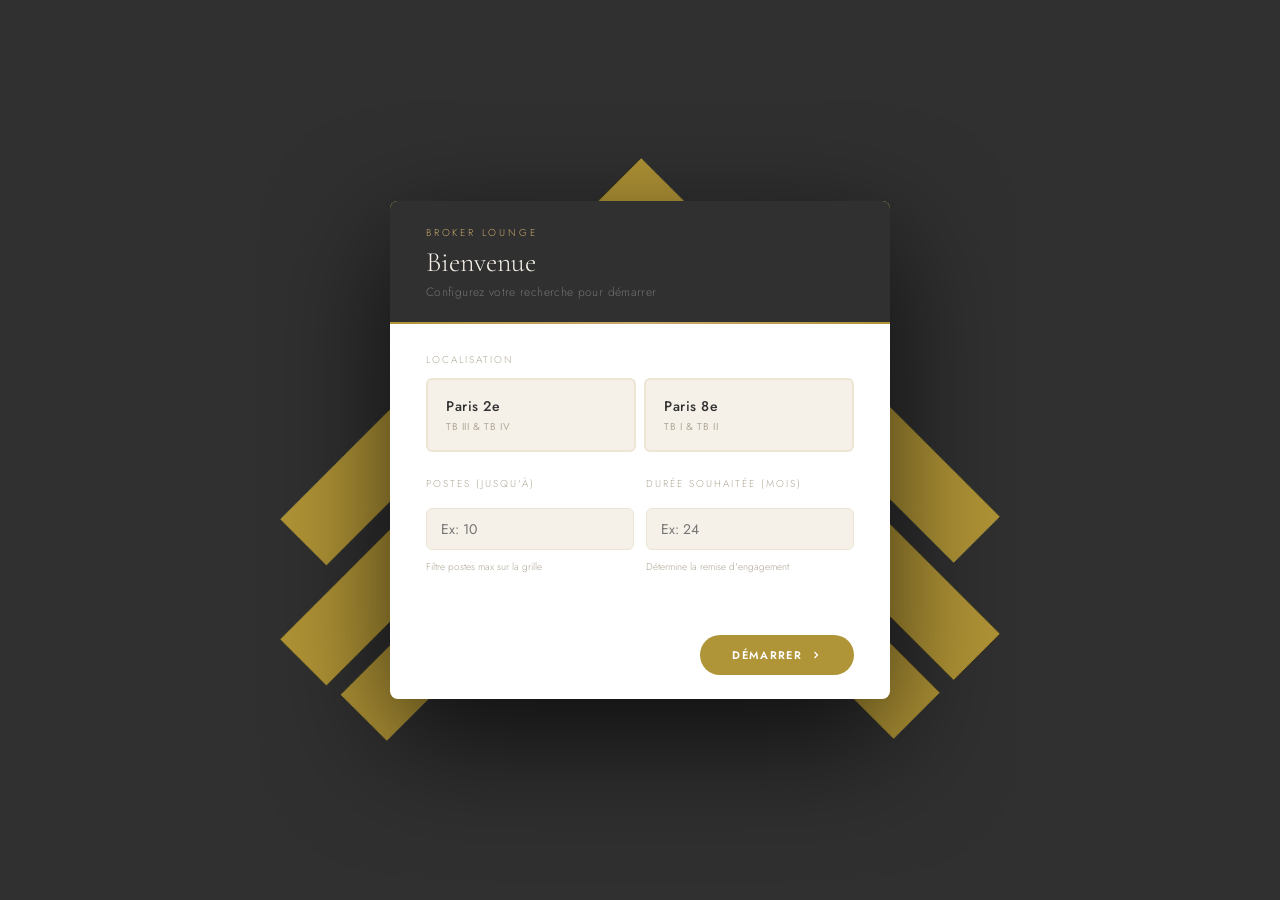
<file: broker_lounge.html>
<!DOCTYPE html>
<html lang="fr">
<head>
<meta charset="UTF-8"/>
<meta name="robots" content="noindex, nofollow"/>
<meta name="viewport" content="width=device-width,initial-scale=1.0"/>
<title>The Bureau — Broker Lounge</title>
<link rel="preconnect" href="https://fonts.googleapis.com"/>
<link href="https://fonts.googleapis.com/css2?family=Cormorant+Garamond:ital,wght@0,300;0,400;0,500;0,600;1,300;1,400&family=Jost:wght@300;400;500;600&display=swap" rel="stylesheet"/>
<style>
:root{--encre:#303030;--creme:#f5f0e8;--cf:#ece5d6;--or:#c9a96e;--or2:#B09438;--op:#f5ead6;--gris:#7a6e5e;--gc:#b0a898;--blanc:#ffffff;--vert:#4a7a55;--vp:#e8f0ea;--ambre:#c07830}
*,*::before,*::after{box-sizing:border-box;margin:0;padding:0}
body{background:var(--creme);color:var(--encre);font-family:'Jost',sans-serif;font-weight:300;line-height:1.6;-webkit-font-smoothing:antialiased}
/* TOP BAR */
.top-bar{background:var(--encre);padding:14px 48px;display:flex;align-items:center;justify-content:space-between;position:sticky;top:0;z-index:200;border-bottom:2px solid transparent;background-image:linear-gradient(var(--encre),var(--encre)),linear-gradient(90deg,var(--or2),var(--or),var(--or2));background-origin:border-box;background-clip:padding-box,border-box}
.logo-wrap{display:flex;align-items:center;gap:14px}
.logo-main{height:32px;width:auto;mix-blend-mode:screen;filter:brightness(1.1)}
.logo-div{width:1px;height:22px;background:rgba(201,169,110,.2);flex-shrink:0}
.logo-tag{font-size:10px;letter-spacing:.22em;text-transform:uppercase;color:rgba(201,169,110,.55)}
.top-right{display:flex;align-items:center;gap:16px}
.status{display:flex;align-items:center;gap:7px}
.sdot{width:7px;height:7px;border-radius:50%;background:#4a7a55}
.sdot.live{animation:pulse 2.5s infinite}
.stxt{font-size:10px;letter-spacing:.12em;text-transform:uppercase;color:rgba(201,169,110,.5)}
.refresh-btn{background:none;border:1px solid rgba(201,169,110,.2);border-radius:50px;padding:3px 10px;font-size:10px;font-family:'Jost',sans-serif;letter-spacing:.12em;text-transform:uppercase;color:rgba(201,169,110,.45);cursor:pointer;transition:all .18s;white-space:nowrap}
.refresh-btn:hover{border-color:var(--or);color:var(--or)}
.modifier-btn{background:var(--creme);border:1px solid var(--cf);border-radius:50px;padding:5px 14px;font-size:10px;font-family:'Jost',sans-serif;letter-spacing:.12em;text-transform:uppercase;color:var(--gris);cursor:pointer;transition:all .18s;white-space:nowrap;display:flex;align-items:center;gap:6px}
.modifier-btn:hover{border-color:var(--or2);color:var(--or2);background:var(--op)}
.dlabel{font-size:10px;letter-spacing:.14em;text-transform:uppercase;color:var(--gris)}
@keyframes pulse{0%,100%{opacity:1}50%{opacity:.3}}
/* HERO */
.hero{background:var(--encre);padding:30px 48px 26px;position:relative;overflow:hidden}
.hero::before{content:'';position:absolute;top:-120px;right:-80px;width:380px;height:380px;border-radius:50%;border:1px solid rgba(201,169,110,.05);pointer-events:none}
.eyebrow{font-size:10px;letter-spacing:.28em;text-transform:uppercase;color:var(--or);margin-bottom:9px}
.hero h1{font-family:'Cormorant Garamond',serif;font-size:clamp(26px,3.5vw,44px);font-weight:300;color:var(--creme);line-height:1.1;margin-bottom:6px}
.hero h1 em{font-style:italic;color:var(--or)}
.hero-sub{font-size:12.5px;color:rgba(244,239,230,.4);letter-spacing:.04em}
.broker-badge{display:inline-flex;align-items:center;gap:5px;margin-top:10px;background:rgba(201,169,110,.1);border:1px solid rgba(201,169,110,.2);border-radius:50px;padding:4px 12px;font-size:10px;letter-spacing:.15em;text-transform:uppercase;color:var(--or)}
/* FILTER */
.fp{background:var(--blanc);border-bottom:1px solid var(--cf);padding:13px 48px;display:flex;align-items:center;gap:14px;flex-wrap:wrap;position:sticky;top:62px;z-index:190}
.fl{font-size:10px;letter-spacing:.18em;text-transform:uppercase;color:var(--gc);white-space:nowrap}
.fd{width:1px;height:24px;background:var(--cf);flex-shrink:0}
.site-chips{display:flex;gap:4px;flex-wrap:wrap}
.sc{padding:5px 12px;font-size:11px;font-family:'Jost',sans-serif;letter-spacing:.04em;color:var(--gris);background:var(--creme);border:1px solid var(--cf);border-radius:50px;cursor:pointer;transition:all .18s;user-select:none;white-space:nowrap}
.sc:hover{border-color:var(--or);color:var(--or2)}
.sc.on{background:var(--encre);color:var(--or);border-color:var(--encre)}
.sc-all.on{background:var(--encre);color:var(--creme);border-color:var(--encre)}
.sr{display:flex;border:1px solid var(--cf);border-radius:50px;overflow:hidden;background:var(--creme)}
.sb{padding:5px 12px;font-size:11px;font-family:'Jost',sans-serif;letter-spacing:.04em;color:var(--gris);background:transparent;border:none;cursor:pointer;transition:background .18s,color .18s;white-space:nowrap}
.sb+.sb{border-left:1px solid var(--cf)}
.sb.on{background:var(--encre);color:var(--or)}
.fsel{appearance:none;background:var(--creme) url("data:image/svg+xml,%3Csvg xmlns='http://www.w3.org/2000/svg' width='10' height='6'%3E%3Cpath d='M0 0l5 6 5-6z' fill='%23a07840'/%3E%3C/svg%3E") no-repeat right 10px center;border:1px solid var(--cf);border-radius:50px;padding:5px 26px 5px 12px;font-size:11px;font-family:'Jost',sans-serif;color:var(--encre);cursor:pointer;outline:none}
.fsel:focus{border-color:var(--or)}
.rw{display:flex;align-items:center;gap:5px}
.ri{width:54px;border:1px solid var(--cf);border-radius:50px;padding:4px 8px;font-size:11px;font-family:'Jost',sans-serif;color:var(--encre);background:var(--creme);text-align:center;outline:none}
.ri:focus{border-color:var(--or)}
.reset-btn{display:inline-flex;align-items:center;gap:5px;font-size:10px;letter-spacing:.12em;text-transform:uppercase;color:var(--gris);background:var(--creme);border:1px solid var(--cf);border-radius:50px;padding:4px 12px;cursor:pointer;font-family:'Jost',sans-serif;transition:all .18s;white-space:nowrap}
.reset-btn:hover{border-color:var(--or2);color:var(--or2);background:var(--op)}
/* TOOLBAR */
.tb{padding:11px 48px;display:flex;align-items:center;justify-content:space-between;flex-wrap:wrap;gap:8px}
.rc{font-family:'Cormorant Garamond',serif;font-size:16px;font-weight:400}
.rc strong{color:var(--or2);font-size:20px}
.hint{font-size:10px;letter-spacing:.14em;text-transform:uppercase;color:var(--gc)}
/* CONFIG BANNER */
.config-banner{background:rgba(201,169,110,.08);border-bottom:1px solid rgba(201,169,110,.15);padding:8px 48px;display:flex;align-items:center;gap:20px;flex-wrap:wrap}
.cb-item{display:flex;align-items:center;gap:6px;font-size:11px;color:var(--gris)}
.cb-label{font-size:9px;letter-spacing:.18em;text-transform:uppercase;color:var(--gc)}
.cb-val{font-size:11px;font-weight:500;color:var(--or2)}
.cb-sep{width:1px;height:16px;background:var(--cf)}
/* GRID */
.grid{display:grid;grid-template-columns:repeat(auto-fill,minmax(305px,1fr));gap:1px;background:var(--cf);margin:0 0 90px}
.card{background:var(--blanc);padding:22px 26px;position:relative;overflow:hidden;transition:background .18s;cursor:pointer}
.card:hover{background:#fdfcf9}
.card.sel{background:#faf7f0;outline:2px solid var(--or);outline-offset:-2px}
.chk{position:absolute;top:10px;left:10px;width:17px;height:17px;border:1.5px solid var(--cf);border-radius:4px;background:var(--blanc);display:flex;align-items:center;justify-content:center;transition:all .18s;z-index:2;pointer-events:none}
.card:hover .chk{border-color:var(--or)}
.card.sel .chk{background:var(--or2);border-color:var(--or2)}
.chk svg{display:none;width:9px;height:9px;fill:none;stroke:#fff;stroke-width:2.5}
.card.sel .chk svg{display:block}
.ctop{display:flex;align-items:flex-start;justify-content:space-between;margin-bottom:9px;padding-left:24px}
.cref{font-size:14px;letter-spacing:.08em;text-transform:uppercase;color:var(--or2);font-weight:700;font-family:'Jost',sans-serif}
.csite{font-size:9px;letter-spacing:.1em;text-transform:uppercase;color:var(--gc);margin-top:2px}
.db{display:flex;align-items:center;gap:4px;font-size:10px;letter-spacing:.1em;text-transform:uppercase;white-space:nowrap;flex-shrink:0}
.db.imm{color:var(--vert)}
.db.fut{color:var(--ambre)}
.ddot{width:5px;height:5px;border-radius:50%;flex-shrink:0}
.imm .ddot{background:var(--vert);animation:pulse 2s infinite}
.fut .ddot{background:var(--ambre)}
.ctit{font-size:11px;font-weight:300;color:var(--gris);line-height:1.4;margin-bottom:3px;padding-left:24px;letter-spacing:.04em}
.cdesc{font-size:12px;color:var(--gris);line-height:1.6;margin-bottom:12px}
.chips{display:flex;gap:5px;flex-wrap:wrap;margin-bottom:13px}
.chip{display:flex;align-items:center;gap:4px;font-size:11px;padding:3px 9px;border-radius:50px;border:1px solid var(--cf);color:var(--encre);background:var(--creme)}
.chip svg{width:9px;height:9px;fill:var(--or);flex-shrink:0}
.chip.hl{background:var(--op);border-color:rgba(160,120,64,.28);color:var(--or2);font-weight:500}
.pb{border-top:1px solid var(--cf);padding-top:12px}
.pr{display:flex;align-items:baseline;gap:9px;margin-bottom:3px}
.pm{font-family:'Cormorant Garamond',serif;font-size:31px;font-weight:300;color:var(--encre);line-height:1}
.pm sup{font-size:13px;vertical-align:super;color:var(--or);margin-right:1px}
.rack{font-size:12px;color:var(--gc);text-decoration:line-through}
.psub{font-size:11px;color:var(--gris);letter-spacing:.04em;margin-bottom:6px}
.echip{display:inline-block;margin-left:5px;background:rgba(74,122,85,.1);color:var(--vert);border:1px solid rgba(74,122,85,.2);border-radius:50px;padding:1px 7px;font-size:10px;font-weight:500}
.building-sep{grid-column:1/-1;background:var(--encre);padding:9px 24px;display:flex;align-items:center;gap:12px}
.building-sep-title{font-size:10px;letter-spacing:.2em;text-transform:uppercase;color:var(--or);font-family:'Jost',sans-serif}
.building-sep-addr{font-size:10px;color:rgba(201,169,110,.4);letter-spacing:.06em}
.building-sep-line{flex:1;height:1px;background:rgba(201,169,110,.1)}
.empty{grid-column:1/-1;background:var(--blanc);padding:60px 48px;text-align:center;display:none}
.empty.on{display:block}
.empty h3{font-family:'Cormorant Garamond',serif;font-size:26px;font-weight:300;margin-bottom:7px}
.empty p{font-size:13px;color:var(--gris)}
/* SELECTION BAR */
.selbar{position:fixed;bottom:0;left:0;right:0;z-index:300;background:var(--encre);border-top:2px solid transparent;background-image:linear-gradient(var(--encre),var(--encre)),linear-gradient(90deg,var(--or2),var(--or),var(--or2));background-origin:border-box;background-clip:padding-box,border-box;padding:14px 48px;display:flex;align-items:center;justify-content:space-between;gap:16px;flex-wrap:wrap;transform:translateY(100%);transition:transform .3s cubic-bezier(.16,1,.3,1)}
.selbar.on{transform:translateY(0)}
.sb-left{display:flex;align-items:center;gap:16px;flex-wrap:wrap}
.sel-cnt{font-family:'Cormorant Garamond',serif;font-size:17px;color:var(--creme)}
.sel-cnt strong{color:var(--or);font-size:21px}
.sel-tot{font-size:12px;color:var(--gc);letter-spacing:.04em}
.sel-clr{font-size:10px;letter-spacing:.14em;text-transform:uppercase;color:rgba(201,169,110,.45);background:none;border:none;cursor:pointer;text-decoration:underline;padding:0}
.sel-clr:hover{color:var(--or)}
.sel-chips{display:flex;gap:4px;flex-wrap:wrap;max-width:380px}
.sc2{font-size:10px;letter-spacing:.1em;text-transform:uppercase;padding:3px 10px;border-radius:50px;background:rgba(201,169,110,.1);border:1px solid rgba(201,169,110,.25);color:var(--or);cursor:pointer;white-space:nowrap}
.sc2:hover{background:rgba(201,169,110,.2)}
.btn-sel{background:var(--or2);color:var(--blanc);border:none;border-radius:50px;padding:10px 22px;font-size:11px;font-family:'Jost',sans-serif;font-weight:600;letter-spacing:.1em;text-transform:uppercase;cursor:pointer;transition:background .2s;white-space:nowrap;display:flex;align-items:center;gap:7px}
.btn-sel:hover{background:var(--or)}
.btn-sel svg{width:13px;height:13px;fill:none;stroke:#fff;stroke-width:2}
/* OVERLAY OUVERTURE */
.open-overlay{position:fixed;inset:0;z-index:700;background:var(--encre);display:flex;align-items:center;justify-content:center;padding:20px;overflow:hidden;background-image:url("[data-uri]");background-repeat:no-repeat;background-position:center center;background-size:80vmin}
.open-card{background:var(--blanc);border-radius:8px;width:100%;max-width:500px;box-shadow:0 40px 120px rgba(0,0,0,.7);overflow:hidden;position:relative;z-index:2}
.open-hdr{background:var(--encre);padding:24px 36px 20px;border-bottom:2px solid transparent;background-image:linear-gradient(var(--encre),var(--encre)),linear-gradient(90deg,var(--or2),var(--or),var(--or2));background-origin:border-box;background-clip:padding-box,border-box;position:relative}


.open-hdr .eyebrow{margin-bottom:6px}
.open-hdr h2{font-family:'Cormorant Garamond',serif;font-size:28px;font-weight:300;color:var(--creme);line-height:1.1}
.open-hdr p{font-size:12px;color:rgba(244,239,230,.35);margin-top:6px;letter-spacing:.03em}
.open-body{padding:28px 36px 20px}
.open-section{margin-bottom:24px}
.open-label{font-size:10px;letter-spacing:.2em;text-transform:uppercase;color:var(--gc);margin-bottom:10px;display:block}
.loc-btns{display:grid;grid-template-columns:1fr 1fr;gap:8px}
.loc-btn{padding:16px 18px;border:2px solid var(--cf);border-radius:6px;background:var(--creme);cursor:pointer;text-align:left;transition:all .18s;font-family:'Jost',sans-serif}
.loc-btn:hover{border-color:rgba(201,169,110,.4);background:var(--op)}
.loc-btn.on{border-color:var(--or2)!important;background:rgba(201,169,110,.1)!important;box-shadow:0 0 0 1px var(--or2)}
.loc-btn .loc-title{font-size:14px;font-weight:500;color:var(--encre);letter-spacing:.04em}
.loc-btn .loc-sub{font-size:10px;color:var(--gc);letter-spacing:.06em;text-transform:uppercase;margin-top:3px}
.loc-btn.on .loc-title{color:var(--or2)}
.open-row{display:grid;grid-template-columns:1fr 1fr;gap:12px}
.open-field{display:flex;flex-direction:column;gap:6px}
.open-inp{border:1px solid var(--cf);border-radius:6px;padding:10px 14px;font-size:14px;font-family:'Jost',sans-serif;color:var(--encre);background:var(--creme);outline:none;transition:border .18s;width:100%}
.open-inp:focus{border-color:var(--or)}
.open-sub{font-size:10px;color:var(--gc);margin-top:3px}
.open-ftr{padding:16px 36px 24px;display:flex;justify-content:flex-end}
.btn-start{background:var(--or2);color:var(--blanc);border:none;border-radius:50px;padding:12px 32px;font-size:11px;font-family:'Jost',sans-serif;font-weight:600;letter-spacing:.12em;text-transform:uppercase;cursor:pointer;transition:all .2s;display:flex;align-items:center;gap:8px}
.btn-start:hover{background:var(--or)}
.btn-start svg{width:12px;height:12px;fill:none;stroke:currentColor;stroke-width:2.5}
/* SELECTION MODAL (LANDSCAPE) */
.smoverlay{position:fixed;inset:0;z-index:500;background:rgba(28,28,28,.78);backdrop-filter:blur(4px);display:none;align-items:center;justify-content:center;padding:20px}
.smoverlay.on{display:flex}
.smodal{background:var(--blanc);border-radius:4px;width:100%;max-width:960px;max-height:92vh;overflow:hidden;display:flex;flex-direction:column;box-shadow:0 32px 80px rgba(0,0,0,.4)}
.smodal-hdr{background:var(--encre);padding:22px 28px 18px;border-bottom:1px solid rgba(201,169,110,.12);display:flex;align-items:flex-start;justify-content:space-between;flex-shrink:0}
.smodal-hdr .eyebrow{margin-bottom:4px}
.smodal-hdr h2{font-family:'Cormorant Garamond',serif;font-size:24px;font-weight:300;color:var(--creme);line-height:1.1}
.mclose{background:none;border:none;cursor:pointer;color:var(--gris);padding:3px;transition:color .18s}
.mclose:hover{color:var(--creme)}
.mclose svg{width:17px;height:17px;fill:none;stroke:currentColor;stroke-width:2}
.smodal-body{display:flex;flex:1;overflow:hidden;min-height:0}
/* Left panel */
.sm-left{flex:1;overflow-y:auto;padding:20px 24px;min-width:0}
.sm-sect{font-size:10px;letter-spacing:.2em;text-transform:uppercase;color:var(--or2);margin-bottom:10px;margin-top:18px;display:flex;align-items:center;justify-content:space-between}
.sm-sect:first-child{margin-top:0}
.moffs{display:flex;flex-direction:column;gap:6px}
.mrow{display:flex;align-items:center;justify-content:space-between;padding:9px 12px;background:var(--creme);border-radius:3px;border:1px solid var(--cf);cursor:grab}
.mrow:active{cursor:grabbing}
.mref{font-size:10px;letter-spacing:.2em;text-transform:uppercase;color:var(--or);margin-bottom:2px}
.mname{font-size:12.5px;color:var(--encre)}
.mprice{font-family:'Cormorant Garamond',serif;font-size:17px;color:var(--encre);white-space:nowrap;flex-shrink:0;margin-left:14px}
.mdel{background:none;border:none;cursor:pointer;color:var(--gc);padding:2px;margin-left:7px;transition:color .18s;flex-shrink:0}
.mdel:hover{color:#c0392b}
.mdel svg{width:13px;height:13px;fill:none;stroke:currentColor;stroke-width:2}
/* Tiers table */
.tiers-table{width:100%;border-collapse:collapse;margin-top:8px}
.tiers-table td{padding:7px 12px;font-size:12px;border-bottom:1px solid var(--cf)}
.tiers-table tr:last-child td{border-bottom:none}
.tiers-table tr.ref-row td{background:var(--creme);color:var(--gris)}
.tiers-table tr.disc-row td{background:var(--op)}
.tiers-table tr.disc-row td:first-child{color:var(--gris)}
.tiers-table tr.disc-row td:last-child{font-weight:600;color:var(--or2);font-size:14px}
.tier-save{display:inline-block;margin-left:6px;font-size:10px;background:rgba(74,122,85,.1);color:var(--vert);border:1px solid rgba(74,122,85,.22);border-radius:50px;padding:1px 7px;font-weight:500}
/* Options panel */
.opt-panel{background:rgba(201,169,110,.05);border:1px solid rgba(201,169,110,.15);border-radius:4px;padding:12px 14px;margin-top:12px}
.opt-panel-hdr{display:flex;align-items:center;justify-content:space-between;margin-bottom:10px}
.opt-block{background:var(--blanc);border:1px solid var(--cf);border-radius:3px;margin-bottom:8px;overflow:hidden}
.opt-block:last-child{margin-bottom:0}
.opt-block-hdr{background:var(--encre);padding:7px 12px;display:flex;align-items:center;justify-content:space-between}
.opt-label-inp{background:transparent;border:none;outline:none;font-family:'Jost',sans-serif;font-size:11px;font-weight:600;letter-spacing:.08em;text-transform:uppercase;color:var(--or);width:120px;cursor:text}
.opt-block-content{padding:8px 12px;display:flex;flex-direction:column;gap:4px}
.opt-row{display:flex;align-items:center;gap:6px}
.opt-row input[type=checkbox]{accent-color:var(--or2);cursor:pointer}
.opt-row-label{font-size:11px;color:var(--encre)}
.opt-row-price{font-size:11px;color:var(--gris);margin-left:auto}
.opt-total{font-family:'Cormorant Garamond',serif;font-size:16px;color:var(--encre);text-align:right;padding:6px 0 0;border-top:1px solid var(--cf);margin-top:4px}
.btn-add-opt{font-size:9px;letter-spacing:.1em;text-transform:uppercase;padding:3px 9px;border-radius:50px;border:1px solid var(--or2);background:transparent;color:var(--or2);cursor:pointer;font-family:'Jost',sans-serif;transition:all .15s}
.btn-add-opt:hover{background:var(--or2);color:var(--blanc)}
.btn-del-opt{background:none;border:none;cursor:pointer;color:rgba(201,169,110,.5);font-size:12px;transition:color .15s}
.btn-del-opt:hover{color:#c0392b}
.btn-opt-mode{font-size:9px;letter-spacing:.12em;text-transform:uppercase;padding:3px 10px;border-radius:50px;border:1px solid var(--cf);background:var(--creme);color:var(--gris);cursor:pointer;font-family:'Jost',sans-serif;transition:all .15s}
.btn-opt-mode.on{background:var(--encre);color:var(--or);border-color:var(--encre)}
.msort-btns{display:flex;gap:4px}
.msb{font-size:9px;letter-spacing:.12em;text-transform:uppercase;padding:3px 9px;border-radius:50px;border:1px solid var(--cf);background:var(--creme);color:var(--gris);cursor:pointer;font-family:'Jost',sans-serif;transition:all .15s}
.msb.on{background:var(--encre);color:var(--or);border-color:var(--encre)}
/* Right panel: commission */
.sm-right{width:260px;flex-shrink:0;background:linear-gradient(160deg,#1c1c1c,#2a2318);border-left:1px solid rgba(201,169,110,.12);display:flex;flex-direction:column;overflow-y:auto}
.comm-hdr{padding:18px 18px 14px;border-bottom:1px solid rgba(201,169,110,.12)}
.comm-eyebrow{font-size:9px;letter-spacing:.22em;text-transform:uppercase;color:rgba(201,169,110,.5);margin-bottom:4px}
.comm-title{font-family:'Cormorant Garamond',serif;font-size:20px;font-weight:300;color:var(--creme);line-height:1.1}
.comm-sub{font-size:10px;color:rgba(244,239,230,.3);margin-top:4px;line-height:1.4}
.comm-body{padding:14px 18px;flex:1}
.comm-row{display:flex;justify-content:space-between;align-items:center;padding:6px 0;border-bottom:1px solid rgba(201,169,110,.08)}
.comm-row-label{font-size:10px;letter-spacing:.08em;color:rgba(244,239,230,.4)}
.comm-row-val{font-size:11px;color:var(--or);font-weight:500}
.comm-block{background:rgba(201,169,110,.06);border:1px solid rgba(201,169,110,.15);border-radius:4px;padding:12px 14px;margin-top:14px}
.comm-block-title{font-size:9px;letter-spacing:.18em;text-transform:uppercase;color:rgba(201,169,110,.5);margin-bottom:8px}
.comm-line{display:flex;justify-content:space-between;align-items:baseline;padding:4px 0;border-bottom:1px solid rgba(201,169,110,.07)}
.comm-line:last-child{border-bottom:none}
.comm-line-ref{font-size:10px;color:rgba(244,239,230,.5)}
.comm-line-amt{font-size:11px;color:var(--or)}
.comm-total-box{background:var(--or2);border-radius:4px;padding:14px 16px;margin-top:16px}
.comm-total-label{font-size:9px;letter-spacing:.18em;text-transform:uppercase;color:rgba(255,255,255,.7);margin-bottom:4px}
.comm-total-amt{font-family:'Cormorant Garamond',serif;font-size:28px;color:#ffffff;font-weight:300;line-height:1}
.comm-total-sub{font-size:10px;color:rgba(255,255,255,.55);margin-top:3px}
.comm-note{font-size:10px;color:rgba(244,239,230,.25);line-height:1.5;margin-top:12px;padding-top:12px;border-top:1px solid rgba(201,169,110,.1)}
/* Modal footer */
.smodal-ftr{padding:16px 28px;border-top:1px solid var(--cf);display:flex;align-items:center;justify-content:space-between;flex-shrink:0;gap:12px;flex-wrap:wrap}
.bcnl{background:none;border:1px solid var(--cf);border-radius:50px;padding:9px 20px;font-size:11px;font-family:'Jost',sans-serif;letter-spacing:.08em;text-transform:uppercase;color:var(--gris);cursor:pointer;transition:all .18s}
.bcnl:hover{border-color:var(--gris);color:var(--encre)}
.btn-pdf{background:var(--encre);color:var(--creme);border:none;border-radius:50px;padding:9px 22px;font-size:11px;font-family:'Jost',sans-serif;font-weight:600;letter-spacing:.1em;text-transform:uppercase;cursor:pointer;transition:background .2s;display:flex;align-items:center;gap:7px;text-decoration:none}
.btn-pdf:hover{background:var(--or2)}
.btn-pdf svg{width:13px;height:13px;fill:none;stroke:currentColor;stroke-width:2}
/* FOOTER */
footer{background:var(--encre);position:relative;overflow:hidden}
.fbody{padding:18px 48px 18px;display:flex;justify-content:space-between;align-items:center;gap:24px;flex-wrap:wrap;border-top:1px solid rgba(201,169,110,.09)}
.fbrand{display:flex;align-items:center;margin-bottom:7px}
.fbrand img{height:48px;width:auto;mix-blend-mode:screen;filter:brightness(.9);opacity:.75}
.fnote{font-size:11px;color:rgba(244,239,230,.37);line-height:1.65;max-width:430px}
.fclbl{font-size:10px;letter-spacing:.2em;text-transform:uppercase;color:var(--or);margin-bottom:4px}
.fcname{font-family:'Cormorant Garamond',serif;font-size:18px;font-weight:500;color:var(--creme);margin-bottom:3px}
.fcinfo{font-size:12px;color:rgba(244,239,230,.5);line-height:1.7}
.fcinfo a{color:rgba(244,239,230,.5);text-decoration:none}
.fcinfo a:hover{color:var(--or)}
.fbot{padding:11px 48px;display:flex;justify-content:space-between;align-items:center;border-top:1px solid rgba(201,169,110,.06)}
.fbot-logo{height:19px;mix-blend-mode:screen;filter:brightness(.8)}
.fbot-copy{font-size:10px;letter-spacing:.1em;text-transform:uppercase;color:rgba(255,255,255,.17)}
@media(max-width:768px){
  .top-bar{padding:10px 16px}
  .logo-main{height:24px}
  .hero{padding:20px 16px 18px}
  .fp{padding:10px 12px;gap:8px;top:50px;overflow-x:auto;flex-wrap:nowrap;-webkit-overflow-scrolling:touch}
  .fp::-webkit-scrollbar{height:0}
  .fd{display:none}
  .fl{display:none}
  .tb{padding:8px 12px}
  .grid{grid-template-columns:1fr;margin-bottom:80px}
  .card{padding:16px 14px}
  .selbar{padding:10px 14px}
  .smoverlay{align-items:flex-end;padding:0}
  .smodal{max-width:100%;border-radius:12px 12px 0 0;max-height:95vh;flex-direction:column}
  .smodal-body{flex-direction:column}
  .sm-right{width:100%;border-left:none;border-top:1px solid rgba(201,169,110,.12)}
  .config-banner{padding:8px 16px}
  footer .fbody{padding:20px 16px 16px;flex-direction:column;gap:16px}
  footer .fbot{padding:8px 16px}
  .open-hdr{padding:20px 20px 18px}
  .open-body{padding:20px 20px 16px}
  .open-ftr{padding:14px 20px 20px}
  .open-row{grid-template-columns:1fr}
}
</style>
</head>
<body>

<!-- OPENING MODAL -->
<div class="open-overlay" id="openOverlay">
<div class="open-card">
    <div class="open-hdr">
      <div class="eyebrow">Broker Lounge</div>
      <h2>Bienvenue</h2>
      <p>Configurez votre recherche pour démarrer</p>
    </div>
    <div class="open-body">
      <div class="open-section">
        <label class="open-label">Localisation</label>
        <div class="loc-btns">
          <button type="button" class="loc-btn" id="locP2" onclick="setLoc('paris2')">
            <div class="loc-title">Paris 2e</div>
            <div class="loc-sub">TB III &amp; TB IV</div>
          </button>
          <button type="button" class="loc-btn" id="locP8" onclick="setLoc('paris8')">
            <div class="loc-title">Paris 8e</div>
            <div class="loc-sub">TB I &amp; TB II</div>
          </button>
        </div>
        <div id="locError" style="font-size:11px;color:#c0392b;margin-top:6px;display:none">Veuillez choisir une localisation.</div>
      </div>
      <div class="open-section">
        <div class="open-row">
          <div class="open-field">
            <label class="open-label">Postes (jusqu'à)</label>
            <input type="number" class="open-inp" id="openPostes" placeholder="Ex: 10" min="1" max="100"/>
            <span class="open-sub">Filtre postes max sur la grille</span>
          </div>
          <div class="open-field">
            <label class="open-label">Durée souhaitée (mois)</label>
            <input type="number" class="open-inp" id="openDuree" placeholder="Ex: 24" min="1" max="120"/>
            <span class="open-sub">Détermine la remise d'engagement</span>
          </div>
        </div>
      </div>
    </div>
    <div class="open-ftr">
      <button type="button" class="btn-start" onclick="startBroker()">
        Démarrer
        <svg viewBox="0 0 24 24"><polyline points="9,18 15,12 9,6"/></svg>
      </button>
    </div>
  </div>
</div>

<!-- MAIN APP -->
<div id="app" style="display:none">

<!-- TOP BAR -->
<div class="top-bar">
  <div class="logo-wrap">
    <a href="#" onclick="showOpenModal();return false;" style="display:flex;align-items:center;line-height:0">
      <img class="logo-main" src="[data-uri]" alt="The Bureau"/>
    </a>
    <div class="logo-div"></div>
    <span class="logo-tag">Broker Lounge</span>
  </div>
  <div class="top-right">
    <div class="status"><div class="sdot" id="sdot"></div><span class="stxt" id="stxt">Chargement…</span></div>
    <button class="refresh-btn" onclick="fetchData()">↻ Actualiser</button>

    <span class="dlabel" id="dlabel"></span>
  </div>
</div>

<!-- CONFIG BANNER -->
<div class="config-banner" id="configBanner">
  <div class="cb-item">
    <span class="cb-label">Localisation</span>
    <span class="cb-val" id="cbLoc">—</span>
  </div>
  <div class="cb-sep"></div>
  <div class="cb-item">
    <span class="cb-label">Postes max</span>
    <span class="cb-val" id="cbPostes">—</span>
  </div>
  <div class="cb-sep"></div>
  <div class="cb-item">
    <span class="cb-label">Durée</span>
    <span class="cb-val" id="cbDuree">—</span>
  </div>
  <div class="cb-sep"></div>
  <div class="cb-item">
    <span class="cb-label">Engagement appliqué</span>
    <span class="cb-val" id="cbEng">—</span>
  </div>
  <button type="button" class="modifier-btn" onclick="showOpenModal()" style="margin-left:auto">
    <svg viewBox="0 0 24 24" width="10" height="10" fill="none" stroke="currentColor" stroke-width="2"><path d="M11 4H4a2 2 0 0 0-2 2v14a2 2 0 0 0 2 2h14a2 2 0 0 0 2-2v-7"/><path d="M18.5 2.5a2.121 2.121 0 0 1 3 3L12 15l-4 1 1-4 9.5-9.5z"/></svg>
    Modifier la recherche
  </button>
</div>

<!-- HERO -->
<div class="hero">
  <div class="eyebrow">Paris — 75002 &amp; 75008</div>
  <h1>Bureaux <em>disponibles</em></h1>
  <div class="hero-sub">4 adresses — bureaux privatifs — données en temps réel</div>
  <div class="broker-badge">
    <svg viewBox="0 0 24 24" width="10" height="10" fill="none" stroke="currentColor" stroke-width="2"><path d="M17 21v-2a4 4 0 0 0-4-4H5a4 4 0 0 0-4 4v2"/><circle cx="9" cy="7" r="4"/><path d="M23 21v-2a4 4 0 0 0-3-3.87"/><path d="M16 3.13a4 4 0 0 1 0 7.75"/></svg>
    Espace broker — confidentiel
  </div>
</div>

<!-- FILTER BAR -->
<div class="fp">
  <div style="display:flex;align-items:center;gap:7px">
    <span class="fl">Sites</span>
    <div class="site-chips" id="sf">
      <span class="sc sc-all on" data-site="all">Tous</span>
      <span class="sc sc-grp" data-site="75008" title="TB I — 28 Cours Albert 1er &amp; TB II — 16 Cours Albert 1er">75008 <small style="opacity:.55;font-size:9px">TB I &amp; II</small></span>
      <span class="sc sc-grp" data-site="75002" title="TB III — 25 Rue du 4 Septembre &amp; TB IV — 42 Rue Notre-Dame des Victoires">75002 <small style="opacity:.55;font-size:9px">TB III &amp; IV</small></span>
    </div>
  </div>
  <div class="fd"></div>
  <div style="display:flex;align-items:center;gap:7px">
    <span class="fl">Engagement</span>
    <div class="sr eng" id="ef">
      <button class="sb on" data-eng="mensuel">Mensuel</button>
      <button class="sb" data-eng="12m">12 mois <small style="opacity:.55">-5%</small></button>
      <button class="sb" data-eng="24m">24 mois <small style="opacity:.55">-10%</small></button>
      <button class="sb" data-eng="36m">36 mois <small style="opacity:.55">-15%</small></button>
    </div>
  </div>
  <div class="fd"></div>
  <div style="display:flex;align-items:center;gap:7px">
    <span class="fl">Postes</span>
    <div class="rw">
      <input type="number" class="ri" id="cmin" placeholder="min" min="1" max="100">
      <span style="font-size:11px;color:var(--gc)">—</span>
      <input type="number" class="ri" id="cmax" placeholder="max" min="1" max="100">
    </div>
  </div>
  <div class="fd"></div>
  <div style="display:flex;align-items:center;gap:7px">
    <span class="fl">Disponibilité</span>
    <div class="sr" id="df">
      <button class="sb on" data-dispo="all">Toutes</button>
      <button class="sb" data-dispo="immediate">Immédiate</button>
      <button class="sb" data-dispo="future">A venir</button>
    </div>
  </div>
  <div class="fd"></div>
  <div style="display:flex;align-items:center;gap:7px">
    <span class="fl">Tri</span>
    <select class="fsel" id="srt">
      <option value="nom" selected>Référence</option>
      <option value="pa">Prix croissant</option>
      <option value="pd">Prix décroissant</option>
      <option value="ca">Capacité croissante</option>
      <option value="cd">Capacité décroissante</option>
      <option value="dispo">Disponibilité</option>
    </select>
  </div>
  <div class="fd"></div>
  <div style="display:flex;align-items:center;gap:7px">
    <span class="fl">Ref</span>
    <input type="text" class="ri" id="search" placeholder="ex. C113" style="width:80px;letter-spacing:.06em;">
  </div>
  <button class="reset-btn" id="rst" title="Retirer tous les filtres">
    <svg viewBox="0 0 24 24" width="10" height="10" fill="none" stroke="currentColor" stroke-width="2"><polyline points="1 4 1 10 7 10"/><path d="M3.51 15a9 9 0 1 0 .49-4"/></svg>
    Effacer les filtres
  </button>
</div>

<!-- TOOLBAR -->
<div class="tb">
  <div class="rc"><strong id="cnt">-</strong> bureau<span id="ps"></span> disponible<span id="ps2"></span></div>
  <span class="hint">Cliquer sur une carte pour sélectionner</span>
</div>

<!-- GRID -->
<div class="grid" id="grid">
  <div class="empty" id="empty">
    <h3>Aucun bureau ne correspond à vos critères.</h3>
    <p>Modifiez les filtres ou <a href="#" id="emptyRst" style="color:var(--or2)">réinitialisez</a>.</p>
  </div>
</div>

<!-- SELECTION BAR -->
<div class="selbar" id="selbar">
  <div class="sb-left">
    <div>
      <div class="sel-cnt"><strong id="scnt">0</strong> bureau<span id="sps"></span> sélectionné<span id="sps2"></span></div>
      <div class="sel-tot" id="stot"></div>
    </div>
    <div class="sel-chips" id="schips"></div>
    <button class="sel-clr" id="sclr">Tout désélectionner</button>
  </div>
  <div>
    <button class="btn-sel" id="bsel">
      <svg viewBox="0 0 24 24"><path d="M1 12s4-8 11-8 11 8 11 8-4 8-11 8-11-8-11-8z"/><circle cx="12" cy="12" r="3"/></svg>
      Voir la sélection
    </button>
  </div>
</div>

<!-- SELECTION MODAL (LANDSCAPE) -->
<div class="smoverlay" id="smov">
  <div class="smodal">
    <div class="smodal-hdr">
      <div>
        <div class="eyebrow">Récapitulatif</div>
        <h2>Sélection bureaux</h2>
      </div>
      <div style="display:flex;align-items:center;gap:10px">
        <button id="optModeBtn" class="btn-opt-mode" onclick="toggleOptMode()">+ Mode options</button>
        <button class="mclose" id="smcls"><svg viewBox="0 0 24 24"><line x1="18" y1="6" x2="6" y2="18"/><line x1="6" y1="6" x2="18" y2="18"/></svg></button>
      </div>
    </div>
    <div class="smodal-body">
      <!-- LEFT -->
      <div class="sm-left" id="smLeft">
        <!-- content filled by JS -->
      </div>
      <!-- RIGHT: commission panel -->
      <div class="sm-right" id="commPanel">
        <div class="comm-hdr">
          <div class="comm-eyebrow">Estimation</div>
          <div class="comm-title">Commission</div>
          <div class="comm-sub">10 % du CA HT première année</div>
        </div>
        <div class="comm-body" id="commBody">
          <!-- filled by JS -->
        </div>
      </div>
    </div>
    <div class="smodal-ftr">
      <button class="bcnl" id="smcnl">Fermer</button>
      <button class="btn-pdf" id="btnPdf" onclick="exportPDF()">
        <svg viewBox="0 0 24 24"><path d="M14 2H6a2 2 0 0 0-2 2v16a2 2 0 0 0 2 2h12a2 2 0 0 0 2-2V8z"/><polyline points="14 2 14 8 20 8"/><line x1="16" y1="13" x2="8" y2="13"/><line x1="16" y1="17" x2="8" y2="17"/><polyline points="10 9 9 9 8 9"/></svg>
        Voir &amp; Imprimer
      </button>
    </div>
  </div>
</div>

<!-- FOOTER -->
<footer>
  <div class="fbody">
    <div>
      <div class="fbrand">
        <img src="[data-uri]" alt="The Bureau"/>
      </div>
      <p class="fnote">Tous les prix sont indiqués H.T. et incluent les charges courantes.<br>Les remises d'engagement sont appliquées sur le tarif mensuel de référence.</p>
    </div>
    <div>
      <div class="fclbl">Votre interlocuteur</div>
      <div class="fcname">Thomas Bougeard</div>
      <div class="fcinfo">
        Directeur Commercial<br>
        <a href="tel:+33659231592">+33 6 59 23 15 92</a><br>
        <a href="mailto:thomasb@thebureau.paris">thomasb@thebureau.paris</a><br>
        <a href="https://www.thebureau.paris" target="_blank">thebureau.paris</a>
      </div>
    </div>
  </div>
  <div class="fbot">
    <img class="fbot-logo" src="[data-uri]" alt="The Bureau"/>
    <span class="fbot-copy">&copy; 2026 The Bureau — thebureau.paris</span>
  </div>
</footer>

</div><!-- /app -->

<script>
/* ============================================================
   CONFIG & CONSTANTS
============================================================ */
const DATA_URL = './data.json';
const REFRESH_MS = 5 * 60 * 1000;
const LOGO_B64 = 'iVBORw0KGgoAAAANSUhEUgAAAJYAAAAiCAYAAAC9WiCBAAASY0lEQVR42u1aeXBUZbb/ne9u3el09oVFIBsgqy+OCqJixsAgU1iFPvNQy+CCPKqwHIOPJ6KM4zIOWr5yF5WJiqVAuZeUVYr4QC3H0SCIAiISFgUSstFNll7udt4fnXvpTndC0OhzqnKortB9v/utv+8sv3OAQRmUQRmUQRmUQRmUQRlooaQfCBAkAPBP6pBTdGrZ/KsuSggBIurffJndz6AMyi8CRkmSBjdioDUWEcAMZPrTUD55JDPbqRTaKTvrDOnwpanud5sJdV8dpEgk+ssvhgjMjHHjxnFOTg6Y+ZSaKxAIoLm5mVpbWxP6GJSfJ3LPQxkx1MP33lwEPWoCRDFo9QNfMRPIqP8xitIRHgCAJICwDly/7AgikagL3l8aWKtWrUJFRUW/TWEgEODt27fj2WefxZtvvkkOGAcBNgDAcsS2bBwPdsCImoi/7EJQDGBxe20z93DFCF0dOk60GyAAQgB6lGDb9q+jfrsn3NnZCdu2YVmWa94sy0oJKkVRkJOTgxkzZmDGjBlYs2YN33jjjTSouQYYWJIkkJOpIRqNOcDddxddYTtpo/0eGUIA3I0uAUJzG0OQgBCAIEBIlAhOjj/YbnD26vdQkrJk1+HufVGWZUEIAWaGEML1ofrSWrZtw7ZtXH/99di0aROvW7eOZFlOuhQ9vxNRkrl12vQcM/5dZ37xeyqESPnOqS5mqvfi19Xz3HrOOVXw0rO/[base64]/GAA0NDUiUde2JnkVdX+9TxOT1NhWTaIGAQJf3+tnpqPdyW0+/2UofzH6dmItuuQus1nKGxBEhLOm1zAY4ozkJHhwbHmTuz4LoB9B48n2FhB1K3FBMaW5vLYonTk56rQVBnHg1EcPBLC19+1UiSiQ5CAzXafhw4A4XAYq1atolSbuWXLFt6wYYOr3YQQKCsrgxACPp8PI0aMYOc927ZRX19PlmW5/lxWVhaGDh3KTqBgGAb2799PsiyjtLSUHSATEQ4cOECRSAQAMGrUKHR0dCAYDLqHeOaZZ/KUKVNQUlICSZJw8OBBfP311/jyyy/Jtu0EgDjjW5aF0aNHc3l5OYqKipCdnY1IJILm5mYcOHAA27ZtSwpMRo4cCZ/P5845GAxSY2Oj+5yIUFRUBI/[base64]/p999hkvX74cn3zyCTkaj5mRl5eHRx99lKuqqqBpWsq1Nzc3c21tLe655x5iZpimiaeeeoovu+wyRKNRaJqG1atX86JFi8gBLjNj/fr1PGXKFLfNvffey/fccw9JktQvTS6niu6428Q4wOrN5Ng2w7I5BjqKEaHuGVPMbHpUwpLqkfBojK5QGJZ10r6TYFx3+Rk4cizCm/7xAzEzziwt5L8umYjMtAjau6KIRACvR4IQhHDYgm4whuRIWLGoFDmZGr/xfv0pwWXbNlpbW1NuyPTp09nxpQzDgKZp2L59uwvIU0WHPc2u8zfeh4ldGBtr165FSUmJ2y4YDGLMmDH86aefIjs7O6X5sSwL06ZNw+bNm3H11Vfz66+/TpIkQZZlvPPOOzxt2jTXhAshoOs6ZFl2TWdBQQHuvPNO+Hw+rqmpIfxKIv+81zmJvo8PFJkBWSIokg3dkKFbMvxpgGkYsBmwbUIkHMUfpg/Bpn/8iPR0D/5rwWike8IIdgBeTYbNAtu+7UBX2MaYIh+G5cvoCpnQjShu+o+R2PtDF+/c00iOH5fq0BVFwZw5czgYDLqaKiMjA+PHj0dNTY3r42iaho6ODqxcuXJA6Qbn0EtKSlztR0TIz8/HmjVrkJ2dDV3XoaoqAoEANm3ahFAohIsvvhjFxcWuNnzhhRewdetWHDp0CFdffTVPmzYN0WgUiqJA13UsXboUH374IbxeL2666SYsXrwYpmmCiLBw4UI89NBDaGxs/FcAVqorzC7gmAFFJjQFbTz6wndoaAnTuWcV8OKrRoAsHUSAaTEKc2IAqJw6hMtGSGg9bsKrSghFCX977nvs+PYYAUCG34s/VY/li37nR3unCWIdV80+A7u+awLYTuLbHGD5/X68/fbbfR58Z2cnvvjiC6xYsQLffPMNDYQD23MejiP9ww8/YNeuXZg5cybOP/98GIYBVVWxd+9eXHbZZdi3bx8BQFZWFl588UWeO3cuotEo0tPTcfvtt/PixYtpxowZCRHh22+/jaefftod6LbbbsO8efM4Ly8Ptm0jLS0NxcXF3NjYSH1FyAOWyRiITjjBR4v9iwHLhqYpWPduA3Z+30xtgQ68/9F+2vx5K9K8Mmw7RlRIxPB5VJx/Vib0qA0CoHkkPPvqQRdUANDeEcaDf99DgY6Y3xcKWxhXmoahBX7YjD5ZdsMwoOt6wicSiUDXdbS1teHpp5/GggULqK6ubsA33vGJdu7ciYsvvhjjxo2jOXPmUG5uLuIDg+rqahdUABAMBjFv3jwKBoNQVRXMjLlz5yItLQ0rVqygs846C+eeey4mTZqEBQsWJCze6/X+avzhr6KxXFPIgCQROkM29tQfJyEIkhQLjZsD3TwOGATAMAl5ORrOGOqBbliQJIFwxEbZSB9yMopYxEUiRALRqAGfR4JlAhnpQNlILzc0nSDRhweRyil2JD8/H8uXL0dNTQ2/8cYbWLJkCbW1tfU7kd0fSoKI4DjgADB8+HBMmjQJRARFURCJRDBr1ixUVFSwQwc44xuG4fpphYWFGDduHG/bto2OHDniTnDixIl84YUXYtKkSSgqKsLIkSORnZ2dpDH/pYBFSV9OOrCmbiISNWHbDCEYtg2ocRFMzBzayMpU2OeVYdk2iADbtvDvMwuRSnmEQgYMwwaYQWAMH+IHcKxXuiEUCmHJkiXo6OhIMk9Tp07FwoULoWkavF4vqqurUVJSwhdddBEN1I13NGBLS4vLYw0bNox9Pp8LII/Hg/vvv79PrWeaJmRZxsSJE7Ft2zb4/X7cfPPNXF1djfHjx/+2mfefAqn4UhnqNoc9CIwEm5ngFBPBMk0UFuTBoykIh8OxshcQDJNTpCkJmqZCCIJp2vB4ZeRkyH3yWJFIBLW1tSmBsm7dOkSjUV66dCkMwwAz44ILLsCsWbPYCeEHyol3yEwAKCgocAHjUBJ9aRYhBFQ1ltzPyMhAfn4+Nm7cyOXl5Ulr3rdvH7Zs2YKqqir0Nxn/23fef4LtlIRA+4kOGIYJx+xJioznXvsRPx7tgCRO0gmEGNcVCpvweiRoHgnHWiLk5i57cZ5zc3MTeCzHPFqWhd27dyekOmzbxoUXXoi6uro+HfHTNTPxAI1GE6s9TNNEdXU1mpqakkhIJ7jw+/1QFAV79uyh9evXc3l5ucszHT16FKtXr8b777+PHTt2kK7rmDt3br9uxOmsiQgx4huJOeOeW///DiwGIMkSWgNdCEcteFWCYTG8qoy2oImvvzuetEpZUVBxXiFv/mcj2baFnmmpVAdqGIYbesc7zLZtIysrK0k7eDwetLW1JXFVjoZxTJphGD9p3fX19WQYBjvglmUZ3377LXbuTM56yLKMiooK/vDDD8nxpyorK2GaJlRVRXNzMyoqKlBfX+8SzUOGDEFaWlq/5mKaprsmJ3vQm5Y2zf7lDAV+A8hSZELT8Sg1tFhQFAFmwDQNzP3DcABSkilccsM4vvdPY/DCyil8+awyzsrwgii5uscBhNfrhc/nS3qmqioqKyu5pqYmpiW7KyGYGceOHUsCp8/nQ2ZmJizLQiQSgWVZmD59+mlrLkmScPjwYezZs8etwiAiLF26NGX7l156iTdt2oTt27fzFVdcwRMmTHAjTSLC4cOHXVA5PN3s2bPZ7/e7ffclw4YNg2VZiEajMAwDeXl5GD16dEIS3+lieKEPC6rG8A1XlPH1V5TxgqqxPKwgPWkP5N+AJYSQCF1dUbz3yTGUn1mCzrCJcMTG5BIN/71wAr/+3g/UGggjK8ODeX8s4hlTM9FwLIwcP2PpDSU40hThrTuOEAkCrNTA+vjjj1nX9YTFe71ejBo1KinxSkR46623qLi42M2VMTM0TcPzzz/PTz75JKLRKGbNmoXq6uoEUPYXWLqu44knnkBtba079vz589HQ0MDPPPMMtbe3IycnB3fffTdfc8010HUd5eXlWLt2rUvqOvOaPHkyrr32Wn733XeJiHDJJZfwgw8+6FZ59JY4d3y7Sy+9FH/[base64]/cjG0dqmxBlRmqbEORYirctEz87bndtP27CHIz0+DRJHSFTLClIzvDhkQGwhEL/nQF/vQ0rN/YhGfX7uy+KSdtf25uLoQQUBSl11qleP9FURRIkoSmpiYsW7YMd955JymKgr1799Krr77q5t4cIMaDZ//+/RBCuG3S00+aBWd851m8VnOS3VdeeSVt2bIFqqq6GsTr9aKwsNBNLKuqCl3XUVNTg9raWopEIrjrrrvcvh2w5uXluaDaunUrPv/884QLM2TIEADAiy++iM7OTrd/h8pwpLGxEe3t7W4kKoRw2woBeFXAozI8auz/qdJpcj/dILR0eiB5PDANG7F6PQGLk9V/xFDRdMKPzlAUikQIG7GKhHiGvjMq4diJdLR3KtAUgWCnCbP7rILtEdzxP1/R3Jmj+PdTsjGswAtNlSCIYJgmOjot7DoQwrtbmvD59iMJ6tdZ3o4dO5Cent6rKYiPzNra2vD999/jyy+/xAcffEDHjx+P8W/dG33jjTfSiRMnuKqqCtnZ2ZBlGbqu45tvvsEDDzwAwzBw3333ufm8hoYGt++tW7e6Tr4QwuXR4gnQlpYWzJw5kxYtWsQ33HADJkyYAK/X6x744cOH8dFHH+Hxxx/HV199RQ74HnvsMWppaeHly5djzJgxrkY7dOgQNmzYgLvvvpsuv/xyVlXVjRwdumLv3r00c+ZMfvjhhzF16lQX+C0tLdi4cSP+8pe/0LJly/[base64]/oiWvsawxnHoTr6cwkcLdkXj5aqNLrnWD3Ll39yNuaUDSnZSe/9YLnPdnQafcW3PVW9+y8lzuHH81m/zIUSCbzZqcqIHVLX0XynW5seP16q+vjeLnZ/zm5QBmVQBmVQBmVQBmVQBlb+D8eV32UuSoD6AAAAAElFTkSuQmCC';
const CHEV_B64 = 'iVBORw0KGgoAAAANSUhEUgAAAJYAAAAiCAYAAAC9WiCBAAASY0lEQVR42u1aeXBUZbb/ne9u3el09oVFIBsgqy+OCqJixsAgU1iFPvNQy+CCPKqwHIOPJ6KM4zIOWr5yF5WJiqVAuZeUVYr4QC3H0SCIAiISFgUSstFNll7udt4fnXvpTndC0OhzqnKortB9v/utv+8sv3OAQRmUQRmUQRmUQRmUQRlooaQfCBAkAPBP6pBTdGrZ/KsuSggBIurffJndz6AMyi8CRkmSBjdioDUWEcAMZPrTUD55JDPbqRTaKTvrDOnwpanud5sJdV8dpEgk+ssvhgjMjHHjxnFOTg6Y+ZSaKxAIoLm5mVpbWxP6GJSfJ3LPQxkx1MP33lwEPWoCRDFo9QNfMRPIqP8xitIRHgCAJICwDly/7AgikagL3l8aWKtWrUJFRUW/TWEgEODt27fj2WefxZtvvkkOGAcBNgDAcsS2bBwPdsCImoi/7EJQDGBxe20z93DFCF0dOk60GyAAQgB6lGDb9q+jfrsn3NnZCdu2YVmWa94sy0oJKkVRkJOTgxkzZmDGjBlYs2YN33jjjTSouQYYWJIkkJOpIRqNOcDddxddYTtpo/0eGUIA3I0uAUJzG0OQgBCAIEBIlAhOjj/YbnD26vdQkrJk1+HufVGWZUEIAWaGEML1ofrSWrZtw7ZtXH/99di0aROvW7eOZFlOuhQ9vxNRkrl12vQcM/5dZ37xeyqESPnOqS5mqvfi19Xz3HrOOVXw0rO/[base64]/GAA0NDUiUde2JnkVdX+9TxOT1NhWTaIGAQJf3+tnpqPdyW0+/2UofzH6dmItuuQus1nKGxBEhLOm1zAY4ozkJHhwbHmTuz4LoB9B48n2FhB1K3FBMaW5vLYonTk56rQVBnHg1EcPBLC19+1UiSiQ5CAzXafhw4A4XAYq1atolSbuWXLFt6wYYOr3YQQKCsrgxACPp8PI0aMYOc927ZRX19PlmW5/lxWVhaGDh3KTqBgGAb2799PsiyjtLSUHSATEQ4cOECRSAQAMGrUKHR0dCAYDLqHeOaZZ/KUKVNQUlICSZJw8OBBfP311/jyyy/Jtu0EgDjjW5aF0aNHc3l5OYqKipCdnY1IJILm5mYcOHAA27ZtSwpMRo4cCZ/P5845GAxSY2Oj+5yIUFRUBI/[base64]/p999hkvX74cn3zyCTkaj5mRl5eHRx99lKuqqqBpWsq1Nzc3c21tLe655x5iZpimiaeeeoovu+wyRKNRaJqG1atX86JFi8gBLjNj/fr1PGXKFLfNvffey/fccw9JktQvTS6niu6428Q4wOrN5Ng2w7I5BjqKEaHuGVPMbHpUwpLqkfBojK5QGJZ10r6TYFx3+Rk4cizCm/7xAzEzziwt5L8umYjMtAjau6KIRACvR4IQhHDYgm4whuRIWLGoFDmZGr/xfv0pwWXbNlpbW1NuyPTp09nxpQzDgKZp2L59uwvIU0WHPc2u8zfeh4ldGBtr165FSUmJ2y4YDGLMmDH86aefIjs7O6X5sSwL06ZNw+bNm3H11Vfz66+/TpIkQZZlvPPOOzxt2jTXhAshoOs6ZFl2TWdBQQHuvPNO+Hw+rqmpIfxKIv+81zmJvo8PFJkBWSIokg3dkKFbMvxpgGkYsBmwbUIkHMUfpg/Bpn/8iPR0D/5rwWike8IIdgBeTYbNAtu+7UBX2MaYIh+G5cvoCpnQjShu+o+R2PtDF+/c00iOH5fq0BVFwZw5czgYDLqaKiMjA+PHj0dNTY3r42iaho6ODqxcuXJA6Qbn0EtKSlztR0TIz8/HmjVrkJ2dDV3XoaoqAoEANm3ahFAohIsvvhjFxcWuNnzhhRewdetWHDp0CFdffTVPmzYN0WgUiqJA13UsXboUH374IbxeL2666SYsXrwYpmmCiLBw4UI89NBDaGxs/FcAVqorzC7gmAFFJjQFbTz6wndoaAnTuWcV8OKrRoAsHUSAaTEKc2IAqJw6hMtGSGg9bsKrSghFCX977nvs+PYYAUCG34s/VY/li37nR3unCWIdV80+A7u+awLYTuLbHGD5/X68/fbbfR58Z2cnvvjiC6xYsQLffPMNDYQD23MejiP9ww8/YNeuXZg5cybOP/98GIYBVVWxd+9eXHbZZdi3bx8BQFZWFl588UWeO3cuotEo0tPTcfvtt/PixYtpxowZCRHh22+/jaefftod6LbbbsO8efM4Ly8Ptm0jLS0NxcXF3NjYSH1FyAOWyRiITjjBR4v9iwHLhqYpWPduA3Z+30xtgQ68/9F+2vx5K9K8Mmw7RlRIxPB5VJx/Vib0qA0CoHkkPPvqQRdUANDeEcaDf99DgY6Y3xcKWxhXmoahBX7YjD5ZdsMwoOt6wicSiUDXdbS1teHpp5/GggULqK6ubsA33vGJdu7ciYsvvhjjxo2jOXPmUG5uLuIDg+rqahdUABAMBjFv3jwKBoNQVRXMjLlz5yItLQ0rVqygs846C+eeey4mTZqEBQsWJCze6/X+avzhr6KxXFPIgCQROkM29tQfJyEIkhQLjZsD3TwOGATAMAl5ORrOGOqBbliQJIFwxEbZSB9yMopYxEUiRALRqAGfR4JlAhnpQNlILzc0nSDRhweRyil2JD8/H8uXL0dNTQ2/8cYbWLJkCbW1tfU7kd0fSoKI4DjgADB8+HBMmjQJRARFURCJRDBr1ixUVFSwQwc44xuG4fpphYWFGDduHG/bto2OHDniTnDixIl84YUXYtKkSSgqKsLIkSORnZ2dpDH/pYBFSV9OOrCmbiISNWHbDCEYtg2ocRFMzBzayMpU2OeVYdk2iADbtvDvMwuRSnmEQgYMwwaYQWAMH+IHcKxXuiEUCmHJkiXo6OhIMk9Tp07FwoULoWkavF4vqqurUVJSwhdddBEN1I13NGBLS4vLYw0bNox9Pp8LII/Hg/vvv79PrWeaJmRZxsSJE7Ft2zb4/X7cfPPNXF1djfHjx/+2mfefAqn4UhnqNoc9CIwEm5ngFBPBMk0UFuTBoykIh8OxshcQDJNTpCkJmqZCCIJp2vB4ZeRkyH3yWJFIBLW1tSmBsm7dOkSjUV66dCkMwwAz44ILLsCsWbPYCeEHyol3yEwAKCgocAHjUBJ9aRYhBFQ1ltzPyMhAfn4+Nm7cyOXl5Ulr3rdvH7Zs2YKqqir0Nxn/23fef4LtlIRA+4kOGIYJx+xJioznXvsRPx7tgCRO0gmEGNcVCpvweiRoHgnHWiLk5i57cZ5zc3MTeCzHPFqWhd27dyekOmzbxoUXXoi6uro+HfHTNTPxAI1GE6s9TNNEdXU1mpqakkhIJ7jw+/1QFAV79uyh9evXc3l5ucszHT16FKtXr8b777+PHTt2kK7rmDt3br9uxOmsiQgx4huJOeOeW///DiwGIMkSWgNdCEcteFWCYTG8qoy2oImvvzuetEpZUVBxXiFv/mcj2baFnmmpVAdqGIYbesc7zLZtIysrK0k7eDwetLW1JXFVjoZxTJphGD9p3fX19WQYBjvglmUZ3377LXbuTM56yLKMiooK/vDDD8nxpyorK2GaJlRVRXNzMyoqKlBfX+8SzUOGDEFaWlq/5mKaprsmJ3vQm5Y2zf7lDAV+A8hSZELT8Sg1tFhQFAFmwDQNzP3DcABSkilccsM4vvdPY/DCyil8+awyzsrwgii5uscBhNfrhc/nS3qmqioqKyu5pqYmpiW7KyGYGceOHUsCp8/nQ2ZmJizLQiQSgWVZmD59+mlrLkmScPjwYezZs8etwiAiLF26NGX7l156iTdt2oTt27fzFVdcwRMmTHAjTSLC4cOHXVA5PN3s2bPZ7/e7ffclw4YNg2VZiEajMAwDeXl5GD16dEIS3+lieKEPC6rG8A1XlPH1V5TxgqqxPKwgPWkP5N+AJYSQCF1dUbz3yTGUn1mCzrCJcMTG5BIN/71wAr/+3g/UGggjK8ODeX8s4hlTM9FwLIwcP2PpDSU40hThrTuOEAkCrNTA+vjjj1nX9YTFe71ejBo1KinxSkR46623qLi42M2VMTM0TcPzzz/PTz75JKLRKGbNmoXq6uoEUPYXWLqu44knnkBtba079vz589HQ0MDPPPMMtbe3IycnB3fffTdfc8010HUd5eXlWLt2rUvqOvOaPHkyrr32Wn733XeJiHDJJZfwgw8+6FZ59JY4d3y7Sy+9FH/[base64]/cjG0dqmxBlRmqbEORYirctEz87bndtP27CHIz0+DRJHSFTLClIzvDhkQGwhEL/nQF/vQ0rN/YhGfX7uy+KSdtf25uLoQQUBSl11qleP9FURRIkoSmpiYsW7YMd955JymKgr1799Krr77q5t4cIMaDZ//+/RBCuG3S00+aBWd851m8VnOS3VdeeSVt2bIFqqq6GsTr9aKwsNBNLKuqCl3XUVNTg9raWopEIrjrrrvcvh2w5uXluaDaunUrPv/884QLM2TIEADAiy++iM7OTrd/h8pwpLGxEe3t7W4kKoRw2woBeFXAozI8auz/qdJpcj/dILR0eiB5PDANG7F6PQGLk9V/xFDRdMKPzlAUikQIG7GKhHiGvjMq4diJdLR3KtAUgWCnCbP7rILtEdzxP1/R3Jmj+PdTsjGswAtNlSCIYJgmOjot7DoQwrtbmvD59iMJ6tdZ3o4dO5Cent6rKYiPzNra2vD999/jyy+/xAcffEDHjx+P8W/dG33jjTfSiRMnuKqqCtnZ2ZBlGbqu45tvvsEDDzwAwzBw3333ufm8hoYGt++tW7e6Tr4QwuXR4gnQlpYWzJw5kxYtWsQ33HADJkyYAK/X6x744cOH8dFHH+Hxxx/HV199RQ74HnvsMWppaeHly5djzJgxrkY7dOgQNmzYgLvvvpsuv/xyVlXVjRwdumLv3r00c+ZMfvjhhzF16lQX+C0tLdi4cSP+8pe/0LJly/[base64]/oiWvsawxnHoTr6cwkcLdkXj5aqNLrnWD3Ll39yNuaUDSnZSe/9YLnPdnQafcW3PVW9+y8lzuHH81m/zIUSCbzZqcqIHVLX0XynW5seP16q+vjeLnZ/zm5QBmVQBmVQBmVQBmVQBlb+D8eV32UuSoD6AAAAAElFTkSuQmCC';

/* ============================================================
   FALLBACK DATA
============================================================ */
const FALLBACK = [{"site": "I", "label": "The Bureau I", "adresse": "28, Cours Albert 1er, 75008 Paris", "etage": 0, "ref": "A000", "surface": 90.0, "cap": 28, "prix": 17750, "dispo": "immediate", "date": null, "desc": "Plateau privatif pour 28 postes - 17750€ H.T/mois Grand plateau composé de 2 espaces et situé au rez-de-chaussé du 28 Cours Albert Premier. Belle vue sur le Pat", "plateau": false}, {"site": "I", "label": "The Bureau I", "adresse": "28, Cours Albert 1er, 75008 Paris", "etage": 2, "ref": "A212", "surface": 19.5, "cap": 6, "prix": 5204, "dispo": "future", "date": "2026-04-30", "desc": "A212 : Bureau pour 6 postes - 5204€ H.T/mois Bureau calme et lumineux vue patio, Situé au 2e étage du 28 cours Albert 1er, Accès 24h/24 et 7j/7.", "plateau": false}, {"site": "I", "label": "The Bureau I", "adresse": "28, Cours Albert 1er, 75008 Paris", "etage": 3, "ref": "A304", "surface": 26.5, "cap": 10, "prix": 7643, "dispo": "immediate", "date": null, "desc": "A304 : Bureau pour 8 à 10 postes - 7643€ H.T/mois Bureau calme et lumineux plein Sud vue quai de Seine et tour Eiffel, Situé au 3e étage du 28 cours Albert 1er,", "plateau": false}, {"site": "I", "label": "The Bureau I", "adresse": "28, Cours Albert 1er, 75008 Paris", "etage": 3, "ref": "A312", "surface": 19.5, "cap": 6, "prix": 5304, "dispo": "immediate", "date": null, "desc": "A312 : Bureau pour 6 postes 5304€ H.T/mois Bureau calme et lumineux vue patio, Situé au 3e étage du 28 cours Albert 1er, Accès 24h/24 et 7j/7.", "plateau": false}, {"site": "I", "label": "The Bureau I", "adresse": "28, Cours Albert 1er, 75008 Paris", "etage": 3, "ref": "A313", "surface": 90.0, "cap": 28, "prix": 20848, "dispo": "future", "date": "2026-04-30", "desc": "Plateau privatif pour 28 postes 20848€ H.T/mois Grand plateau au troisième étage du 28 Cours Albert Premier. Belle vue sur le Patio, Accès 24h/24 et 7j/7.", "plateau": false}, {"site": "I", "label": "The Bureau I", "adresse": "28, Cours Albert 1er, 75008 Paris", "etage": 4, "ref": "A406", "surface": 25.0, "cap": 9, "prix": 8224, "dispo": "immediate", "date": null, "desc": "A406 : Bureau pour 7 à 9 postes 8224€ H.T/mois Bureau calme et lumineux plein Sud, Magnifique vue quai de Seine et tour Eiffel, Situé au 4e étage du 28 cours Al", "plateau": false}, {"site": "I", "label": "The Bureau I", "adresse": "28, Cours Albert 1er, 75008 Paris", "etage": 4, "ref": "A413", "surface": 21.0, "cap": 6, "prix": 5404, "dispo": "immediate", "date": null, "desc": "A413 : Bureau pour 6 postes 5404€ H.T./mois Bureau calme et lumineux vue patio, Situé au 4e étage du 28 cours Albert 1er, Accès 24h/24 et 7j/7.", "plateau": false}, {"site": "II", "label": "The Bureau II", "adresse": "16, Cours Albert 1er, 75008 Paris", "etage": 0, "ref": "B002", "surface": 15.0, "cap": 6, "prix": 3381, "dispo": "immediate", "date": null, "desc": "B002 : Bureau pour 4 à 6 postes - 3381€ H.T./mois Bureau calme coté rue Bayard, Situé au rez-de-chaussé du 16 cours Albert 1er.", "plateau": false}, {"site": "II", "label": "The Bureau II", "adresse": "16, Cours Albert 1er, 75008 Paris", "etage": 0, "ref": "B003", "surface": 17.5, "cap": 6, "prix": 3349, "dispo": "immediate", "date": null, "desc": "B003 : Bureau pour 4 à 6 postes - 3349€ H.T./mois Bureau calme et lumineux coté rue Bayard, Situé au rez-de-chaussé du 16 cours Albert 1er.", "plateau": false}, {"site": "II", "label": "The Bureau II", "adresse": "16, Cours Albert 1er, 75008 Paris", "etage": 1, "ref": "B101", "surface": 14.5, "cap": 5, "prix": 3999, "dispo": "future", "date": "2026-03-31", "desc": "B101 - B106 : Bureau pour 30 à 33 postes - 24514€ H.T./mois Bureau d'équipe calme et lumineux coté rue Bayard. Composé d'un open space et de deux espaces de bur", "plateau": false}, {"site": "II", "label": "The Bureau II", "adresse": "16, Cours Albert 1er, 75008 Paris", "etage": 1, "ref": "B102", "surface": 13.5, "cap": 4, "prix": 3657, "dispo": "future", "date": "2026-03-31", "desc": "", "plateau": false}, {"site": "II", "label": "The Bureau II", "adresse": "16, Cours Albert 1er, 75008 Paris", "etage": 1, "ref": "B103", "surface": 15.0, "cap": 6, "prix": 4217, "dispo": "future", "date": "2026-03-31", "desc": "", "plateau": false}, {"site": "II", "label": "The Bureau II", "adresse": "16, Cours Albert 1er, 75008 Paris", "etage": 1, "ref": "B104", "surface": 15.0, "cap": 6, "prix": 4217, "dispo": "future", "date": "2026-03-31", "desc": "", "plateau": false}, {"site": "II", "label": "The Bureau II", "adresse": "16, Cours Albert 1er, 75008 Paris", "etage": 1, "ref": "B105", "surface": 15.0, "cap": 6, "prix": 4217, "dispo": "future", "date": "2026-03-31", "desc": "", "plateau": false}, {"site": "II", "label": "The Bureau II", "adresse": "16, Cours Albert 1er, 75008 Paris", "etage": 1, "ref": "B106", "surface": 15.0, "cap": 6, "prix": 4217, "dispo": "future", "date": "2026-03-31", "desc": "", "plateau": false}, {"site": "II", "label": "The Bureau II", "adresse": "16, Cours Albert 1er, 75008 Paris", "etage": 2, "ref": "B203", "surface": 15.0, "cap": 6, "prix": 4274, "dispo": "immediate", "date": null, "desc": "B203 : Bureau pour 4 à 6 postes - 4274€ H.T./mois Bureau calme et lumineux coté rue Bayard, Situé au 2e étage du 16 cours Albert 1er.", "plateau": false}, {"site": "II", "label": "The Bureau II", "adresse": "16, Cours Albert 1er, 75008 Paris", "etage": 2, "ref": "B204", "surface": 15.0, "cap": 6, "prix": 4274, "dispo": "immediate", "date": null, "desc": "B204 : Bureau pour 5 à 6 postes - 4274€ H.T./mois Bureau d'équipe calme et lumineux coté rue Bayard, Situé au 2e étage du 16 cours Albert 1er.", "plateau": false}, {"site": "II", "label": "The Bureau II", "adresse": "16, Cours Albert 1er, 75008 Paris", "etage": 2, "ref": "B212", "surface": 20.0, "cap": 8, "prix": 6134, "dispo": "immediate", "date": null, "desc": "B212 : Bureau pour 8 postes - 6134€ H.T./mois Beau bureau calme et très lumineux plein Sud, vue Quais de Seine, Situé au 2e étage du 16 cours Albert 1er.", "plateau": false}, {"site": "II", "label": "The Bureau II", "adresse": "16, Cours Albert 1er, 75008 Paris", "etage": 2, "ref": "B214", "surface": 18.0, "cap": 7, "prix": 5366, "dispo": "immediate", "date": null, "desc": "B214 : Bureau pour 7 postes - 5366€ H.T./mois Beau bureau calme et très lumineux plein Sud, vue Quais de Seine. Situé au 2e étage du 16 cours Albert 1er.", "plateau": false}, {"site": "II", "label": "The Bureau II", "adresse": "16, Cours Albert 1er, 75008 Paris", "etage": 3, "ref": "B306", "surface": 15.0, "cap": 6, "prix": 4330, "dispo": "immediate", "date": null, "desc": "B306 : Bureau pour 4 à 6 postes - 4330€ H.T./mois Bureau calme et lumineux coté rue Bayard, Situé au 3e étage du 16 cours Albert 1er.", "plateau": false}, {"site": "II", "label": "The Bureau II", "adresse": "16, Cours Albert 1er, 75008 Paris", "etage": 3, "ref": "B315", "surface": 20.0, "cap": 8, "prix": 6191, "dispo": "future", "date": "2026-04-30", "desc": "B315 : Bureau pour 7 à 8 postes - 6191€ H.T./mois Beau bureau calme et très lumineux plein Sud, vue Quais de Seine, Situé au 3e étage du 16 cours Albert 1er.", "plateau": false}, {"site": "II", "label": "The Bureau II", "adresse": "16, Cours Albert 1er, 75008 Paris", "etage": 4, "ref": "B401", "surface": 14.5, "cap": 5, "prix": 4160, "dispo": "immediate", "date": null, "desc": "B401 : Bureau pour 4 à 5 postes - 4160€ H.T./mois Bureau calme et lumineux côté rue Bayard. Situé au 4e étage du 16 cours Albert 1er.", "plateau": false}, {"site": "II", "label": "The Bureau II", "adresse": "16, Cours Albert 1er, 75008 Paris", "etage": 4, "ref": "B402", "surface": 13.5, "cap": 4, "prix": 3827, "dispo": "immediate", "date": null, "desc": "B402 : Bureau pour 4 postes - 3827€ H.T./mois Bureau calme et lumineux coté rue Bayard Situé au 4e étage du 16 cours Albert 1er.", "plateau": false}, {"site": "II", "label": "The Bureau II", "adresse": "16, Cours Albert 1er, 75008 Paris", "etage": 4, "ref": "B403", "surface": 15.0, "cap": 6, "prix": 4387, "dispo": "immediate", "date": null, "desc": "B403 : Bureau pour 4 à 6 postes - 4387€ H.T./mois Bureau calme et lumineux coté rue Bayard, Situé au 4e étage du 16 cours Albert 1er.", "plateau": false}, {"site": "II", "label": "The Bureau II", "adresse": "16, Cours Albert 1er, 75008 Paris", "etage": 4, "ref": "B404", "surface": 15.0, "cap": 6, "prix": 4387, "dispo": "immediate", "date": null, "desc": "B404 : Bureau pour 4 à 6 postes - 4387€ H.T./mois Bureau calme et lumineux coté rue Bayard, Situé au 4e étage du 16 cours Albert 1er.", "plateau": false}, {"site": "II", "label": "The Bureau II", "adresse": "16, Cours Albert 1er, 75008 Paris", "etage": 4, "ref": "B405", "surface": 15.0, "cap": 6, "prix": 4387, "dispo": "immediate", "date": null, "desc": "B405 : Bureau pour 4 à 6 postes - 4387€ H.T./mois Bureau calme et lumineux coté rue Bayard, Situé au 4e étage du 16 cours Albert 1er.", "plateau": false}, {"site": "II", "label": "The Bureau II", "adresse": "16, Cours Albert 1er, 75008 Paris", "etage": 4, "ref": "B407", "surface": 15.36, "cap": 6, "prix": 4387, "dispo": "immediate", "date": null, "desc": "B407 : Bureau pour 6 postes - 4387€ H.T./mois Beau bureau calme et lumineux coté cour, Situé au 4e étage du 16 cours Albert 1er.", "plateau": false}, {"site": "II", "label": "The Bureau II", "adresse": "16, Cours Albert 1er, 75008 Paris", "etage": 4, "ref": "B408", "surface": 15.19, "cap": 5, "prix": 4160, "dispo": "immediate", "date": null, "desc": "B408 : Bureau pour 5 postes - 4160€ H.T./mois Beau bureau calme et lumineux coté cour, Situé au 4e étage du 16 cours Albert 1er.", "plateau": false}, {"site": "II", "label": "The Bureau II", "adresse": "16, Cours Albert 1er, 75008 Paris", "etage": 4, "ref": "B415", "surface": 20.0, "cap": 8, "prix": 6247, "dispo": "immediate", "date": null, "desc": "B415 : Bureau pour 8 postes - 6247€ H.T./mois Beau bureau calme et très lumineux plein Sud, vue Quais de Seine, Situé au 4e étage du 16 cours Albert 1er.", "plateau": false}, {"site": "II", "label": "The Bureau II", "adresse": "16, Cours Albert 1er, 75008 Paris", "etage": 5, "ref": "B501", "surface": 14.5, "cap": 5, "prix": 4217, "dispo": "immediate", "date": null, "desc": "B501 : Bureau pour 4 à 5 postes - 4217€ H.T./mois Bureau calme et lumineux coté rue Bayard. 1 Situé au 5e étage du 16 cours Albert 1er.", "plateau": false}, {"site": "II", "label": "The Bureau II", "adresse": "16, Cours Albert 1er, 75008 Paris", "etage": 5, "ref": "B507", "surface": 29.0, "cap": 6, "prix": 4444, "dispo": "future", "date": "2026-04-30", "desc": "B507/B508 : Bureau pour 10 à 11 postes - 8661€ H.T./mois Beau bureau calme et lumineux coté cour, Situé au 5e étage du 16 cours Albert 1er.", "plateau": false}, {"site": "II", "label": "The Bureau II", "adresse": "16, Cours Albert 1er, 75008 Paris", "etage": 5, "ref": "B508", "surface": null, "cap": 5, "prix": 4217, "dispo": "future", "date": "2026-04-30", "desc": "", "plateau": false}, {"site": "II", "label": "The Bureau II", "adresse": "16, Cours Albert 1er, 75008 Paris", "etage": 5, "ref": "B510", "surface": 8.0, "cap": 3, "prix": 3422, "dispo": "immediate", "date": null, "desc": "B510 : Bureau pour 2 à 3 postes - 3422€ H.T./mois Beau bureau calme et lumineux coté rue Bayard et très belle vue Tour Eiffel, Situé au 5e étage du 16 cours Alb", "plateau": false}, {"site": "II", "label": "The Bureau II", "adresse": "16, Cours Albert 1er, 75008 Paris", "etage": 5, "ref": "B513", "surface": 18.0, "cap": 7, "prix": 6533, "dispo": "future", "date": "2026-04-30", "desc": "B513 : Bureau pour 7 postes - 6533€ H.T./mois Beau bureau calme et très lumineux plein Sud, vue Quais de Seine, Situé au 5e étage du 16 cours Albert 1er.", "plateau": false}, {"site": "II", "label": "The Bureau II", "adresse": "16, Cours Albert 1er, 75008 Paris", "etage": 5, "ref": "B514", "surface": 18.0, "cap": 7, "prix": 6533, "dispo": "future", "date": "2026-03-31", "desc": "B514 : Bureau pour 7 postes - 6533€ H.T./mois Beau bureau calme et très lumineux plein Sud, vue Quais de Seine, Situé au 5e étage du 16 cours Albert 1er.", "plateau": false}, {"site": "II", "label": "The Bureau II", "adresse": "16, Cours Albert 1er, 75008 Paris", "etage": 5, "ref": "B515", "surface": 20.0, "cap": 8, "prix": 7466, "dispo": "future", "date": "2026-04-30", "desc": "B515 : Bureau pour 8 postes - 7466€ H.T./mois Beau bureau calme et très lumineux plein Sud, vue Quais de Seine, Situé au 5e étage du 16 cours Albert 1er.", "plateau": false}, {"site": "III", "label": "The Bureau III", "adresse": "25, Rue du 4 Septembre, 75002 Paris", "etage": 1, "ref": "C112", "surface": 28.0, "cap": 10, "prix": 8309, "dispo": "immediate", "date": null, "desc": "C112 : Bureau pour 9 à 10 postes - 8309€ H.T./mois Bureau calme et lumineux, vue rue du 4 septembre. Fenêtre style industriel. Situé au 1er étage. Accès 24h/24 ", "plateau": false}, {"site": "III", "label": "The Bureau III", "adresse": "25, Rue du 4 Septembre, 75002 Paris", "etage": 1, "ref": "C113", "surface": 32.7, "cap": 12, "prix": 11918, "dispo": "immediate", "date": null, "desc": "C113 : Bureau pour 11 à 12 postes - 11918€ H.T./mois Bureau calme et lumineux, vue rue du 4 septembre. Fenêtres style industriel. Situé au 1er étage. Accès 24h/", "plateau": false}, {"site": "III", "label": "The Bureau III", "adresse": "25, Rue du 4 Septembre, 75002 Paris", "etage": 1, "ref": "C114", "surface": 18.0, "cap": 7, "prix": 5436, "dispo": "immediate", "date": null, "desc": "C114 : Bureau pour 6 à 7 postes - 5436€ H.T./mois Bureau calme et lumineux, vue rue du 4 septembre. Fenêtre style industriel. Situé au 1er étage. Accès 24h/24 e", "plateau": false}, {"site": "III", "label": "The Bureau III", "adresse": "25, Rue du 4 Septembre, 75002 Paris", "etage": 2, "ref": "C204", "surface": 21.8, "cap": 19, "prix": 23795, "dispo": "immediate", "date": null, "desc": "C204 - C205 : Bureaux pour 17 à 19 postes - 23795€ H.T/mois 2 beaux bureaux communicants 7 et 12 postes de travail, calmes et lumineux, vue coté rue Monsigny. M", "plateau": false}, {"site": "III", "label": "The Bureau III", "adresse": "25, Rue du 4 Septembre, 75002 Paris", "etage": 2, "ref": "C211", "surface": 22.34, "cap": 9, "prix": 7106, "dispo": "immediate", "date": null, "desc": "C211 : Bureau pour 8 à 9 postes - 7106€ H.T/ mois Bureau d'équipe, calme et lumineux, avec double fenêtres, vue patio. Situé au 2e étage, Accès 24h/24 et 7j/7.", "plateau": false}, {"site": "III", "label": "The Bureau III", "adresse": "25, Rue du 4 Septembre, 75002 Paris", "etage": 2, "ref": "C213", "surface": 36.0, "cap": 14, "prix": 12022, "dispo": "immediate", "date": null, "desc": "C213 : Bureau pour 13 à 14 postes - 12022€ H.T./mois Beau bureau d'équipe, calme et lumineux, avec cheminée et vue patio. Magnifique style Haussmannien et belle", "plateau": false}, {"site": "III", "label": "The Bureau III", "adresse": "25, Rue du 4 Septembre, 75002 Paris", "etage": 2, "ref": "C215", "surface": 30.0, "cap": 10, "prix": 11918, "dispo": "immediate", "date": null, "desc": "C215 : Bureau pour 8 à 10 postes - 11918€ H.T./mois Beau bureau d'équipe, calme et lumineux avec cheminée et balcon filant , vue rue du 4 septembre. Magnifique ", "plateau": false}, {"site": "III", "label": "The Bureau III", "adresse": "25, Rue du 4 Septembre, 75002 Paris", "etage": 3, "ref": "C310", "surface": 33.1, "cap": 12, "prix": 11918, "dispo": "immediate", "date": null, "desc": "C310 : Bureau pour 11 à 12 postes - 11918€ H.T./mois Beau bureau d'équipe, calme et lumineux, vue patio. Magnifique style Haussmannien. Situé au 3e étage. Accès", "plateau": false}, {"site": "III", "label": "The Bureau III", "adresse": "25, Rue du 4 Septembre, 75002 Paris", "etage": 3, "ref": "C311", "surface": 27.5, "cap": 9, "prix": 7314, "dispo": "immediate", "date": null, "desc": "C311 : Bureau pour 8 à 9 postes - 7314€ H.T./mois Beau bureau d'équipe, calme et lumineux avec cheminée, vue rue du 4 septembre. Magnifique style Haussmannien. ", "plateau": false}, {"site": "III", "label": "The Bureau III", "adresse": "25, Rue du 4 Septembre, 75002 Paris", "etage": 3, "ref": "C312", "surface": 31.0, "cap": 12, "prix": 11918, "dispo": "immediate", "date": null, "desc": "C312 : Bureau pour 11 à 12 postes - 11918€ H.T./mois Beau bureau d'équipe, calme et lumineux, vue rue du 4 septembre. Magnifique style Haussmannien. Situé au 3e", "plateau": false}, {"site": "III", "label": "The Bureau III", "adresse": "25, Rue du 4 Septembre, 75002 Paris", "etage": 4, "ref": "C401", "surface": 6.5, "cap": 2, "prix": 2280, "dispo": "immediate", "date": null, "desc": "C401 : Bureau pour 1 à 2 postes - 2280€ H.T./mois Bureau calme et lumineux, vue patio. Situé au 4e étage. Accès 24h/24 et 7j/7.", "plateau": false}, {"site": "III", "label": "The Bureau III", "adresse": "25, Rue du 4 Septembre, 75002 Paris", "etage": 4, "ref": "C406", "surface": 27.7, "cap": 9, "prix": 7730, "dispo": "immediate", "date": null, "desc": "C406 : Bureau pour 8 à 9 postes - 7730€ H.T./mois Beau bureau d'équipe, calme et lumineux, vue rue Monsigny. Grand balcon donnant sur les toits de Paris. Situé ", "plateau": false}, {"site": "III", "label": "The Bureau III", "adresse": "25, Rue du 4 Septembre, 75002 Paris", "etage": 4, "ref": "C407", "surface": 7.1, "cap": 2, "prix": 2280, "dispo": "immediate", "date": null, "desc": "C407 : Bureau pour 1 à 2 postes - 2280€ H.T./mois Bureau calme et lumineux, vue patio. Situé au 4e étage. Accès 24h/24 et 7j/7.", "plateau": false}, {"site": "III", "label": "The Bureau III", "adresse": "25, Rue du 4 Septembre, 75002 Paris", "etage": 5, "ref": "C505", "surface": 15.55, "cap": 6, "prix": 6644, "dispo": "immediate", "date": null, "desc": "C505 : Bureau pour 5 à 6 postes - 6644€ H.T./mois Beau bureau d'équipe, calme et lumineux avec double fenêtres, balcon filant donnant sur les toits de Paris. Si", "plateau": false}, {"site": "III", "label": "The Bureau III", "adresse": "25, Rue du 4 Septembre, 75002 Paris", "etage": 5, "ref": "C506", "surface": 22.8, "cap": 9, "prix": 7730, "dispo": "immediate", "date": null, "desc": "C506 : Bureau pour 8 à 9 postes - 7730€ H.T./mois Beau bureau d'équipe, calme et lumineux, vue rue Monsigny. Grand balcon donnant sur les toits de Paris. Situé ", "plateau": false}, {"site": "III", "label": "The Bureau III", "adresse": "25, Rue du 4 Septembre, 75002 Paris", "etage": 5, "ref": "C507", "surface": 39.1, "cap": 14, "prix": 12438, "dispo": "immediate", "date": null, "desc": "C507 : Bureau pour 13 à 14 postes - 12438€ H.T./mois Bureau d'équipe, calme et lumineux, avec 5 fenêtres, vue patio. Situé au 5e étage. Accès 24h/24 et 7j/7.", "plateau": false}, {"site": "III", "label": "The Bureau III", "adresse": "25, Rue du 4 Septembre, 75002 Paris", "etage": 5, "ref": "C510", "surface": 34.76, "cap": 13, "prix": 12646, "dispo": "immediate", "date": null, "desc": "C510 : Bureau pour 12 à 13 postes - 12646€ H.T./mois Beau bureau d'équipe, calme et lumineux, vue patio. Magnifique style Haussmannien. Situé au 5e étage. Accès", "plateau": false}, {"site": "III", "label": "The Bureau III", "adresse": "25, Rue du 4 Septembre, 75002 Paris", "etage": 5, "ref": "C511", "surface": 25.0, "cap": 10, "prix": 10779, "dispo": "immediate", "date": null, "desc": "C511 : Bureau pour 9 à 10 postes - 10779€ H.T./mois Beau bureau d'équipe, calme et lumineux avec balcon, vue rue du 4 septembre, Situé au 5e étage. Accès 24h/24", "plateau": false}, {"site": "III", "label": "The Bureau III", "adresse": "25, Rue du 4 Septembre, 75002 Paris", "etage": 5, "ref": "C512", "surface": 30.0, "cap": 11, "prix": 11918, "dispo": "immediate", "date": null, "desc": "C512 : Bureau pour 10 à 11 postes - 11918€ H.T./mois Beau bureau d'équipe, calme et lumineux avec balcon filant, vue rue du 4 septembre. Situé au 5e étage du 17", "plateau": false}, {"site": "IV", "label": "The Bureau IV", "adresse": "42, Rue Notre-Dame des Victoires, 75002 Paris", "etage": 0, "ref": "D001", "surface": 17.34, "cap": 5, "prix": 4218, "dispo": "immediate", "date": null, "desc": "D001 : Bureau pour 4 à 5 postes 4218€ H.T./mois Bureau calme et lumineux avec accès direct au patio. Situé au RDC. Accès 24h/24 et 7j/7.", "plateau": false}, {"site": "IV", "label": "The Bureau IV", "adresse": "42, Rue Notre-Dame des Victoires, 75002 Paris", "etage": 1, "ref": "D102", "surface": 18.7, "cap": 6, "prix": 5562, "dispo": "immediate", "date": null, "desc": "D102 : Bureau pour 5 à 6 postes - 5562€ H.T./mois Beau bureau lumineux vue Palais Brongniart, Situé au 1er étage. Accès 24h/24 et 7j/7.", "plateau": false}, {"site": "IV", "label": "The Bureau IV", "adresse": "42, Rue Notre-Dame des Victoires, 75002 Paris", "etage": 1, "ref": "D103", "surface": 17.05, "cap": 6, "prix": 5499, "dispo": "immediate", "date": null, "desc": "D103 : Bureau pour 5 à 6 postes - 5499€ H.T./mois Beau bureau lumineux vue Palais Brongniart, Situé au 1er étage. Accès 24h/24 et 7j/7.", "plateau": false}, {"site": "IV", "label": "The Bureau IV", "adresse": "42, Rue Notre-Dame des Victoires, 75002 Paris", "etage": 1, "ref": "D104", "surface": 14.0, "cap": 5, "prix": 4784, "dispo": "immediate", "date": null, "desc": "D104 : Bureau pour 4 à 5 postes 4784€ H.T./mois Bureau calme et lumineux vue Palais Brongniart. Situé au 1er étage. Accès 24h/24 et 7j/7.", "plateau": false}, {"site": "IV", "label": "The Bureau IV", "adresse": "42, Rue Notre-Dame des Victoires, 75002 Paris", "etage": 1, "ref": "D105", "surface": 24.5, "cap": 8, "prix": 8154, "dispo": "immediate", "date": null, "desc": "D105 : Bureau pour 7 à 8 postes - 8154€ H.T./mois Bureau calme et lumineux avec double fenêtres vue Palais Brongniart. Situé au 1er étage. Accès 24h/24 et 7j/7.", "plateau": false}, {"site": "IV", "label": "The Bureau IV", "adresse": "42, Rue Notre-Dame des Victoires, 75002 Paris", "etage": 1, "ref": "D106", "surface": 10.05, "cap": 3, "prix": 2584, "dispo": "immediate", "date": null, "desc": "D106 : Bureau pour 2 à 3 postes - 2584€ H.T./mois Bureau de forme rectangle, calme et lumineux côté patio. Situé au 1er étage. Accès 24h/24 et 7j/j.", "plateau": false}, {"site": "IV", "label": "The Bureau IV", "adresse": "42, Rue Notre-Dame des Victoires, 75002 Paris", "etage": 1, "ref": "D107", "surface": 9.5, "cap": 3, "prix": 2471, "dispo": "future", "date": "2026-03-31", "desc": "D107 : Bureau pour 2 à 3 postes - 2471€ H.T./mois Bureau de forme carré, calme et lumineux, vue coté patio. Situé au 1er étage. Accès 24h/24 et 7j/j.", "plateau": false}, {"site": "IV", "label": "The Bureau IV", "adresse": "42, Rue Notre-Dame des Victoires, 75002 Paris", "etage": 1, "ref": "D108", "surface": 9.56, "cap": 3, "prix": 2471, "dispo": "future", "date": "2026-03-31", "desc": "D108 : Bureau pour de 2 à 3 postes - 2471€ H.T./mois Bureau de forme carré, calme et lumineux, vue côté patio. Situé au 1er étage. Accès 24h/24 et 7j/j.", "plateau": false}, {"site": "IV", "label": "The Bureau IV", "adresse": "42, Rue Notre-Dame des Victoires, 75002 Paris", "etage": 2, "ref": "D205", "surface": 24.5, "cap": 8, "prix": 8154, "dispo": "immediate", "date": null, "desc": "D205 : Bureau pour 7 à 8 postes - 8154€ H.T./mois Bureau calme et lumineux avec double fenêtres vue Palais Brongniart. Situé au 2ème étage. Accès 24h/24 et 7j/7", "plateau": false}, {"site": "IV", "label": "The Bureau IV", "adresse": "42, Rue Notre-Dame des Victoires, 75002 Paris", "etage": 2, "ref": "D206", "surface": 10.05, "cap": 3, "prix": 2809, "dispo": "immediate", "date": null, "desc": "D206 : Bureau pour 2 à 3 postes - 2809€ H.T./mois Bureau de forme rectangle, calme et lumineux, vue côté patio. Situé au 2ème étage. Accès 24h/24 et 7j/j.", "plateau": false}, {"site": "IV", "label": "The Bureau IV", "adresse": "42, Rue Notre-Dame des Victoires, 75002 Paris", "etage": 2, "ref": "D209", "surface": 18.41, "cap": 6, "prix": 3362, "dispo": "immediate", "date": null, "desc": "D209 : Bureau pour 5 à 6 postes - 3362€ H.T/mois Bureau calme vue côté courette. Situé au 2ème étage. Accès 24h/24 et 7j/7.", "plateau": false}, {"site": "IV", "label": "The Bureau IV", "adresse": "42, Rue Notre-Dame des Victoires, 75002 Paris", "etage": 2, "ref": "D210", "surface": 9.81, "cap": 3, "prix": 2809, "dispo": "immediate", "date": null, "desc": "D210 : Bureau pour 2 à 3 postes - 2809€ H.T./mois Bureau de forme rectangle, calme et lumineux avec 2 fenêtres côté patio. Situé au 2ème étage. Accès 24h/24 et ", "plateau": false}, {"site": "IV", "label": "The Bureau IV", "adresse": "42, Rue Notre-Dame des Victoires, 75002 Paris", "etage": 2, "ref": "D211", "surface": 18.59, "cap": 7, "prix": 5624, "dispo": "immediate", "date": null, "desc": "D211 : Bureau pour 6 à 7 postes - 5624€ H.T./mois Bureau calme et lumineux, vue patio.Situé au 2ème étage. Accès 24h/24 et 7j/7.", "plateau": false}, {"site": "IV", "label": "The Bureau IV", "adresse": "42, Rue Notre-Dame des Victoires, 75002 Paris", "etage": 3, "ref": "D301", "surface": 14.6, "cap": 4, "prix": 3847, "dispo": "immediate", "date": null, "desc": "D301 : Bureau pour 3 à 4 postes - 3847€ H.T./mois Bureau calme et lumineux, vue côté patio, Situé au 3ème étage. Accès 24h/24 et 7j/7.", "plateau": false}, {"site": "IV", "label": "The Bureau IV", "adresse": "42, Rue Notre-Dame des Victoires, 75002 Paris", "etage": 4, "ref": "D401", "surface": 14.6, "cap": 4, "prix": 4072, "dispo": "immediate", "date": null, "desc": "D401 : Bureau pour 2 à 4 postes - 4072€ H.T./mois Bureau calme et lumineux vue côté patio. Situé au 4ème étage. Accès 24h/24 et 7j/7.", "plateau": false}, {"site": "IV", "label": "The Bureau IV", "adresse": "42, Rue Notre-Dame des Victoires, 75002 Paris", "etage": 4, "ref": "D402", "surface": 18.4, "cap": 6, "prix": 5770, "dispo": "immediate", "date": null, "desc": "D402 : Bureau pour 5 à 6 postes - 5770€ H.T./mois Beau bureau lumineux vue Palais Brongniart, Situé au 4eme étage, Accès 24h/24 et 7j/7.", "plateau": false}, {"site": "IV", "label": "The Bureau IV", "adresse": "42, Rue Notre-Dame des Victoires, 75002 Paris", "etage": 4, "ref": "D403", "surface": 17.05, "cap": 6, "prix": 5708, "dispo": "immediate", "date": null, "desc": "D403 : Bureau pour 5 à 6 postes - 5708€ H.T./mois Beau bureau lumineux vue Palais Brongniart, Situé au 4eme étage, Accès 24h/24 et 7j/7.", "plateau": false}, {"site": "IV", "label": "The Bureau IV", "adresse": "42, Rue Notre-Dame des Victoires, 75002 Paris", "etage": 4, "ref": "D404", "surface": 14.0, "cap": 5, "prix": 4992, "dispo": "immediate", "date": null, "desc": "D404 : Bureau pour 4 à 5 postes - 4992€ H.T/mois Bureau calme et lumineux, vue Palais Brongniart, Situé au 4ème étage. Accès 24h/24 et 7j/7.", "plateau": false}, {"site": "IV", "label": "The Bureau IV", "adresse": "42, Rue Notre-Dame des Victoires, 75002 Paris", "etage": 4, "ref": "D405", "surface": 24.0, "cap": 8, "prix": 8362, "dispo": "immediate", "date": null, "desc": "D405 : Bureau pour 7 à 8 postes - 8362€ H.T./mois Bureau calme et lumineux avec double fenêtres, vue Palais Brongniart. Situé au 4ème étage. Accès 24h/24 et 7j/", "plateau": false}, {"site": "IV", "label": "The Bureau IV", "adresse": "42, Rue Notre-Dame des Victoires, 75002 Paris", "etage": 4, "ref": "D406", "surface": 10.7, "cap": 3, "prix": 3146, "dispo": "immediate", "date": null, "desc": "D406 : Bureau pour 2 à 3 postes - 3146€ H.T./mois Bureau de forme rectangulaire, calme et lumineux, vue côté patio. Situé au 4ème étage. Accès 24h/24 et 7j/j.", "plateau": false}, {"site": "IV", "label": "The Bureau IV", "adresse": "42, Rue Notre-Dame des Victoires, 75002 Paris", "etage": 4, "ref": "D407", "surface": 9.32, "cap": 3, "prix": 3034, "dispo": "immediate", "date": null, "desc": "D407 : Bureau pour 2 à 3 postes - 3034€ H.T./mois Bureau de forme carré, calme et lumineux, vue côté patio. Situé au 4ème étage. Accès 24h/24 et 7j/j.", "plateau": false}, {"site": "IV", "label": "The Bureau IV", "adresse": "42, Rue Notre-Dame des Victoires, 75002 Paris", "etage": 4, "ref": "D408", "surface": 9.56, "cap": 3, "prix": 3034, "dispo": "immediate", "date": null, "desc": "D408 : Bureau pour 2 à 3 postes - 3034€ H.T./mois Bureau de forme carré, calme et lumineux, vue côté patio. Situé au 4ème étage. Accès 24h/24 et 7j/j.", "plateau": false}, {"site": "IV", "label": "The Bureau IV", "adresse": "42, Rue Notre-Dame des Victoires, 75002 Paris", "etage": 4, "ref": "D409", "surface": 12.54, "cap": 3, "prix": 2193, "dispo": "immediate", "date": null, "desc": "D409 : Bureau pour 2 à 3 postes - 2193€ H.T./mois Bureau calme avec vue sur courette. Situé au 4ème étage. Accès 24h/24 et 7j/j.", "plateau": false}, {"site": "IV", "label": "The Bureau IV", "adresse": "42, Rue Notre-Dame des Victoires, 75002 Paris", "etage": 4, "ref": "D410", "surface": 13.99, "cap": 3, "prix": 3146, "dispo": "immediate", "date": null, "desc": "D410 : Bureau pour 2 à 3 postes - 3146€ H.T./mois Bureau de forme rectangulaire, calme et lumineux avec double fenêtres, vue côté patio. Situé au 4ème étage. Ac", "plateau": false}, {"site": "IV", "label": "The Bureau IV", "adresse": "42, Rue Notre-Dame des Victoires, 75002 Paris", "etage": 4, "ref": "D411", "surface": 17.62, "cap": 5, "prix": 4668, "dispo": "immediate", "date": null, "desc": "D411 : Bureau pour 4 à 5 postes 4668€ H.T./mois Bureau calme et lumineux, vue patio. Situé au 4ème étage. Accès 24h/24 et 7j/7.", "plateau": false}];

/* ============================================================
   STATE
============================================================ */
var DATA = FALLBACK.slice();
var BROKER = { localisation: null, postes_max: null, duree_mois: null };
var ST = { sites:{all:true}, eng:'mensuel', cmin:'', cmax:'', dispo:'all', sort:'nom', search:'' };
var SEL = {};
var SEL_ORDER = [];
var MODAL_SORT = 'custom';
var OPT_MODE = false;
var OPTIONS = [];
var OPT_COUNTER = 0;

/* ============================================================
   HELPERS
============================================================ */
function fmt(n){ return Math.round(n).toLocaleString('fr-FR').replace(/\u202f/g,' '); }
function etLbl(n){ if(n===0) return 'Rez-de-chauss\u00e9e'; if(n===1) return '1er \u00e9tage'; return n+'e \u00e9tage'; }
function dtLbl(d){
  if(!d) return '';
  var p=d.split('-');
  var mo=['jan.','f\u00e9v.','mars','avr.','mai','juin','juil.','ao\u00fbt','sept.','oct.','nov.','d\u00e9c.'];
  return p[2].replace(/^0/,'')+'\u00a0'+mo[parseInt(p[1])-1]+'\u00a0'+p[0];
}
function disc(){
  var e=ST.eng;
  return e==='12m'?0.05:e==='24m'?0.10:e==='36m'?0.15:0;
}
function engFromDuree(d){
  if(!d||d<12) return 'mensuel';
  if(d<24) return '12m';
  if(d<36) return '24m';
  return '36m';
}
function esc(s){ return String(s).replace(/&/g,'&amp;').replace(/</g,'&lt;').replace(/>/g,'&gt;'); }
function cleanDesc(desc){
  if(!desc) return '';
  return desc.replace(/^[A-Z]\d{3}[^:\u2013\u2014-]*[::\u2013\u2014]?\s*[^-]*-\s*[\d\s\u202f]+\u20ac[^\s]*\s*(H\.T\.?\/mois\s*)?/i,'').trim()||desc;
}

/* ============================================================
   OPENING MODAL
============================================================ */
var _selectedLoc = null;
function setLoc(loc){
  _selectedLoc = loc;
  var p2 = document.getElementById('locP2');
  var p8 = document.getElementById('locP8');
  if(!p2 || !p8) return;
  /* Force style update */
  p2.classList.remove('on'); p8.classList.remove('on');
  if(loc==='paris2') p2.classList.add('on');
  else if(loc==='paris8') p8.classList.add('on');
  document.getElementById('locError').style.display = 'none';
}
function showOpenModal(){
  document.getElementById('openOverlay').style.display = 'flex';
  if(BROKER.localisation){ setLoc(BROKER.localisation); }
  if(BROKER.postes_max){ document.getElementById('openPostes').value = BROKER.postes_max; }
  if(BROKER.duree_mois){ document.getElementById('openDuree').value = BROKER.duree_mois; }
}
function startBroker(){
  if(!_selectedLoc){ document.getElementById('locError').style.display='block'; return; }
  var postes = parseInt(document.getElementById('openPostes').value)||null;
  var duree  = parseInt(document.getElementById('openDuree').value)||null;
  BROKER.localisation = _selectedLoc;
  BROKER.postes_max   = postes;
  BROKER.duree_mois   = duree;

  /* Apply to ST */
  ST.cmax = postes ? String(postes) : '';
  document.getElementById('cmax').value = postes||'';
  ST.cmin = '';
  document.getElementById('cmin').value = '';

  /* Engagement */
  var eng = engFromDuree(duree);
  ST.eng = eng;
  document.querySelectorAll('#ef .sb').forEach(function(b){ b.classList.toggle('on', b.dataset.eng===eng); });

  /* Sites filter */
  if(_selectedLoc==='paris2'){
    ST.sites = {III:true,IV:true};
    document.querySelectorAll('.sc').forEach(function(c){
      c.classList.toggle('on', c.dataset.site==='75002');
    });
    document.querySelector('.sc-all').classList.remove('on');
  } else {
    ST.sites = {I:true,II:true};
    document.querySelectorAll('.sc').forEach(function(c){
      c.classList.toggle('on', c.dataset.site==='75008');
    });
    document.querySelector('.sc-all').classList.remove('on');
  }

  /* Update banner */
  document.getElementById('cbLoc').textContent = _selectedLoc==='paris2' ? 'Paris 2e (TB III & IV)' : 'Paris 8e (TB I & II)';
  document.getElementById('cbPostes').textContent = postes ? postes+' postes max' : 'Tous';
  document.getElementById('cbDuree').textContent = duree ? duree+' mois' : 'Non renseignée';
  var engLabels = {mensuel:'Mensuel (0%)', '12m':'12 mois (-5%)', '24m':'24 mois (-10%)', '36m':'36 mois (-15%)'};
  document.getElementById('cbEng').textContent = engLabels[eng]||eng;

  document.getElementById('openOverlay').style.display = 'none';
  document.getElementById('app').style.display = 'block';
  render();
}

/* ============================================================
   BUILD CARD
============================================================ */
function makeCard(b){
  var d = disc();
  var price = b.prix*(1-d);
  var save  = Math.round((b.prix-price)*12);
  var isSel = !!SEL[b.ref];
  var isImm = b.dispo==='immediate';
  var div = document.createElement('div');
  div.className = 'card'+(b.plateau?' plateau':'')+(isSel?' sel':'');
  div.dataset.ref = b.ref;

  var dbCls = isImm?'db imm':'db fut';
  var dbTxt = isImm?'Disponible':'Dispo le '+dtLbl(b.date);
  var rackHtml = d>0?'<span class="rack">'+fmt(b.prix)+' \u20ac</span>':'';
  var engLbl = d===0?'H.T./mois \u2014 tarif r\u00e9f\u00e9rence':'H.T./mois \u2014 engagement '+ST.eng+' <span class="echip">-'+Math.round(d*100)+'%</span>';

  div.innerHTML =
    '<div class="chk"><svg viewBox="0 0 12 10"><polyline points="1,5 4,8 11,1"/></svg></div>'+
    '<div class="ctop">'+
      '<div>'+
        '<div class="cref">'+esc(b.ref)+'</div>'+
        '<div class="csite">'+esc(b.adresse)+'</div>'+
        (b.plateau?'<div style="display:inline-flex;align-items:center;gap:3px;font-size:9px;letter-spacing:.12em;text-transform:uppercase;background:rgba(201,169,110,.12);color:var(--or2);border:1px solid rgba(201,169,110,.28);border-radius:50px;padding:2px 7px;margin-top:3px">\u25c6 Plateau privatif</div>':'')+
      '</div>'+
      '<div class="'+dbCls+'"><span class="ddot"></span>'+dbTxt+'</div>'+
    '</div>'+
    '<p class="cdesc">'+esc(cleanDesc(b.desc))+'</p>'+
    '<div class="chips">'+
      '<span class="chip'+(b.plateau?' hl':'')+'">'+etLbl(b.etage)+(b.surface?'\u00a0\u00b7\u00a0'+(b.surface%1===0?b.surface:b.surface.toLocaleString('fr-FR'))+'\u00a0m\u00b2':'')+'\u00a0\u00b7\u00a0'+b.cap+' poste'+(b.cap>1?'s':'')+'</span>'+
      '<span class="chip"><svg viewBox="0 0 24 24" width="9" height="9" fill="var(--or)"><path d="M12 2C6.48 2 2 6.48 2 12s4.48 10 10 10 10-4.48 10-10S17.52 2 12 2zm1 17h-2v-2h2v2zm2.07-7.75l-.9.92C13.45 12.9 13 13.5 13 15h-2v-.5c0-1.1.45-2.1 1.17-2.83l1.24-1.26c.37-.36.59-.86.59-1.41 0-1.1-.9-2-2-2s-2 .9-2 2H8c0-2.21 1.79-4 4-4s4 1.79 4 4c0 .88-.36 1.68-.93 2.25z"/></svg>Acc\u00e8s 24/7</span>'+
      (b.cap>=15?'<span class="chip" style="background:var(--encre);color:var(--or);border-color:var(--encre)">\u2605 Grand espace</span>':'')+
    '</div>'+
    '<div class="pb">'+
      '<div class="pr"><div class="pm"><sup>\u20ac</sup>'+fmt(price)+'</div>'+rackHtml+'</div>'+
      '<div class="psub">'+engLbl+'</div>'+
    '</div>';

  div.addEventListener('click', function(){ toggleSel(b.ref); });
  return div;
}

/* ============================================================
   SELECT
============================================================ */
function toggleSel(ref){
  if(SEL[ref]){ delete SEL[ref]; SEL_ORDER=SEL_ORDER.filter(function(r){return r!==ref;}); }
  else{ SEL[ref]=true; SEL_ORDER.push(ref); }
  var el = document.querySelector('.card[data-ref="'+ref+'"]');
  if(el) el.classList.toggle('sel', !!SEL[ref]);
  updateSelBar();
}
function clearSel(){
  SEL={}; SEL_ORDER=[];
  document.querySelectorAll('.card.sel').forEach(function(el){ el.classList.remove('sel'); });
  updateSelBar();
}

/* ============================================================
   SORT / RENDER
============================================================ */
function sortData(arr){
  return arr.slice().sort(function(a,b){
    switch(ST.sort){
      case 'nom': return a.ref.localeCompare(b.ref);
      case 'pa': return a.prix-b.prix;
      case 'pd': return b.prix-a.prix;
      case 'ca': return a.cap-b.cap;
      case 'cd': return b.cap-a.cap;
      case 'dispo':
        if(a.dispo==='immediate'&&b.dispo!=='immediate') return -1;
        if(b.dispo==='immediate'&&a.dispo!=='immediate') return 1;
        if(a.date&&b.date) return a.date.localeCompare(b.date);
        return 0;
    }
    return 0;
  });
}

function render(){
  var cmin = ST.cmin!==''?parseInt(ST.cmin):0;
  var cmax = ST.cmax!==''?parseInt(ST.cmax):Infinity;
  var allSites = !!ST.sites.all;
  var filtered = DATA.filter(function(b){
    if(b.dispo==='occupied') return false;/* Never show occupied in broker view */
    if(!allSites&&!ST.sites[b.site]) return false;
    if(b.cap<cmin||b.cap>cmax) return false;
    if(ST.dispo!=='all'&&b.dispo!==ST.dispo) return false;
    if(ST.search&&b.ref.toLowerCase().indexOf(ST.search.toLowerCase())===-1) return false;
    return true;
  });
  filtered = sortData(filtered);
  var grid = document.getElementById('grid');
  var empty = document.getElementById('empty');
  grid.innerHTML = '';
  grid.appendChild(empty);
  if(filtered.length===0){
    empty.classList.add('on');
  } else {
    empty.classList.remove('on');
    var frag = document.createDocumentFragment();
    var prevSite = null;
    filtered.forEach(function(b){
      if(b.site !== prevSite){
        var sep = document.createElement('div');
        sep.className = 'building-sep';
        sep.innerHTML =
          '<span class="building-sep-title">'+esc(SITE_LABELS[b.site]||b.label)+'</span>'+
          '<span class="building-sep-addr">'+esc(SITE_ADDR[b.site]||b.adresse)+'</span>'+
          '<span class="building-sep-line"></span>';
        frag.appendChild(sep);
        prevSite = b.site;
      }
      frag.appendChild(makeCard(b));
    });
    grid.appendChild(frag);
  }
  document.getElementById('cnt').textContent = filtered.length;
  document.getElementById('ps').textContent = filtered.length>1?'x':'';
  document.getElementById('ps2').textContent = filtered.length>1?'s':'';
  updateSelBar();
}

/* ============================================================
   SELECTION BAR
============================================================ */
function updateSelBar(){
  var refs = Object.keys(SEL);
  var bar = document.getElementById('selbar');
  if(refs.length===0){ bar.classList.remove('on'); return; }
  bar.classList.add('on');
  var d = disc();
  var selData = DATA.filter(function(b){ return !!SEL[b.ref]; });
  var tot = selData.reduce(function(s,b){ return s+b.prix*(1-d); },0);
  document.getElementById('scnt').textContent = refs.length;
  document.getElementById('sps').textContent = refs.length>1?'x':'';
  document.getElementById('sps2').textContent = refs.length>1?'s':'';
  document.getElementById('stot').textContent = fmt(tot)+' \u20ac H.T./mois';
  var chips = document.getElementById('schips');
  chips.innerHTML='';
  selData.slice(0,5).forEach(function(b){
    var sp = document.createElement('span');
    sp.className='sc2'; sp.textContent=b.ref;
    sp.addEventListener('click', function(e){ e.stopPropagation(); toggleSel(b.ref); });
    chips.appendChild(sp);
  });
  if(selData.length>5){
    var m=document.createElement('span'); m.className='sc2'; m.textContent='+'+(selData.length-5);
    chips.appendChild(m);
  }
  /* Update modal if open */
  if(document.getElementById('smov').classList.contains('on')) renderModal();
}

/* ============================================================
   MODAL
============================================================ */
function getSelData(){
  var d = DATA.filter(function(b){ return !!SEL[b.ref]; });
  if(MODAL_SORT==='nom') return d.sort(function(a,b){ return a.ref.localeCompare(b.ref); });
  if(MODAL_SORT==='surface') return d.sort(function(a,b){ return (a.surface||0)-(b.surface||0); });
  if(MODAL_SORT==='prix') return d.sort(function(a,b){ return a.prix-b.prix; });
  return SEL_ORDER.map(function(r){ return d.find(function(b){ return b.ref===r; }); }).filter(Boolean);
}

function openModal(){
  if(Object.keys(SEL).length===0) return;
  renderModal();
  document.getElementById('smov').classList.add('on');
}
function closeModal(){ document.getElementById('smov').classList.remove('on'); }

function toggleOptMode(){
  OPT_MODE=!OPT_MODE;
  var btn=document.getElementById('optModeBtn');
  btn.classList.toggle('on',OPT_MODE);
  btn.textContent = OPT_MODE ? '- Mode options' : '+ Mode options';
  if(OPT_MODE&&OPTIONS.length===0) addOption();
  renderModal();
}

function addOption(){
  OPT_COUNTER++;
  OPTIONS.push({id:'opt'+OPT_COUNTER, label:'Option '+OPT_COUNTER, refs:[]});
  renderModal();
}
function removeOption(id){
  OPTIONS=OPTIONS.filter(function(o){ return o.id!==id; });
  if(OPTIONS.length===0) OPT_MODE=false;
  renderModal();
}

function renderModal(){
  var selData = getSelData();
  var d = disc();
  var left = document.getElementById('smLeft');
  left.innerHTML='';

  /* --- Sort controls --- */
  var sortDiv = document.createElement('div');
  sortDiv.style.cssText='display:flex;align-items:center;justify-content:space-between;margin-bottom:14px';
  sortDiv.innerHTML=
    '<div class="sm-sect" style="margin:0">Bureaux sélectionnés</div>'+
    '<div class="msort-btns">'+
      '<button class="msb'+(MODAL_SORT==='custom'?' on':'')+'" data-sort="custom">Manuel</button>'+
      '<button class="msb'+(MODAL_SORT==='nom'?' on':'')+'" data-sort="nom">Réf.</button>'+
      '<button class="msb'+(MODAL_SORT==='surface'?' on':'')+'" data-sort="surface">Taille</button>'+
      '<button class="msb'+(MODAL_SORT==='prix'?' on':'')+'" data-sort="prix">Prix</button>'+
    '</div>';
  sortDiv.querySelectorAll('.msb').forEach(function(btn){
    btn.addEventListener('click', function(){
      MODAL_SORT=this.dataset.sort; renderModal();
    });
  });
  left.appendChild(sortDiv);

  /* --- Bureau list --- */
  var offs = document.createElement('div');
  offs.className='moffs';
  if(!OPT_MODE){
    selData.forEach(function(b){
      offs.appendChild(makeModalRow(b, d));
    });
  } else {
    /* Options mode: show all selected bureaux ungrouped first, then options */
    selData.forEach(function(b){ offs.appendChild(makeModalRow(b, d)); });
  }
  left.appendChild(offs);

  /* Drag to reorder (custom mode) */
  if(MODAL_SORT==='custom'){
    var allRows = offs.querySelectorAll('.mrow');
    var dragging=null;
    allRows.forEach(function(row){
      row.setAttribute('draggable','true');
      row.addEventListener('dragstart', function(e){ dragging=this; this.style.opacity='.4'; e.dataTransfer.effectAllowed='move'; });
      row.addEventListener('dragend', function(){ this.style.opacity='1'; dragging=null;
        SEL_ORDER=Array.from(offs.querySelectorAll('.mrow')).map(function(r){ return r.dataset.ref; });
        updateCommission();
      });
      row.addEventListener('dragover', function(e){ e.preventDefault(); if(!dragging||dragging===this) return;
        var mid=this.getBoundingClientRect().top+this.getBoundingClientRect().height/2;
        if(e.clientY<mid) offs.insertBefore(dragging,this); else offs.insertBefore(dragging,this.nextSibling);
      });
    });
  }

  /* --- Price tiers table --- */
  if(!OPT_MODE){
    renderTiersTable(left, selData);
  }

  /* --- Options panel --- */
  if(OPT_MODE){
    var optHdr = document.createElement('div');
    optHdr.style.cssText='display:flex;align-items:center;justify-content:space-between;margin:16px 0 8px';
    optHdr.innerHTML='<div class="sm-sect" style="margin:0">Options</div><button class="btn-add-opt" onclick="addOption()">+ Nouvelle option</button>';
    left.appendChild(optHdr);
    OPTIONS.forEach(function(opt){ left.appendChild(makeOptBlock(opt, selData, d)); });
  }

  /* Update commission panel */
  updateCommission();
}

function makeModalRow(b, d){
  var row = document.createElement('div');
  row.className='mrow'; row.dataset.ref=b.ref;
  var info = document.createElement('div');
  info.innerHTML='<div class="mref">'+esc(b.ref)+' \u2014 '+esc(b.label)+'</div>'+
    '<div class="mname">'+etLbl(b.etage)+' \u2014 '+b.cap+' poste'+(b.cap>1?'s':'')+(b.surface?' \u2014 '+b.surface.toLocaleString('fr-FR')+'\u00a0m\u00b2':'')+' \u2014 '+(b.dispo==='immediate'?'Dispo imm\u00e9diate':'Dispo le '+dtLbl(b.date))+'</div>';
  var right = document.createElement('div');
  right.style.cssText='display:flex;align-items:center;gap:4px';
  var pe = document.createElement('div');
  pe.className='mprice'; pe.textContent=fmt(b.prix*(1-d))+' \u20ac';
  var del = document.createElement('button');
  del.className='mdel'; del.title='Retirer';
  del.innerHTML='<svg viewBox="0 0 24 24" fill="none" stroke="currentColor" stroke-width="2"><line x1="18" y1="6" x2="6" y2="18"/><line x1="6" y1="6" x2="18" y2="18"/></svg>';
  del.addEventListener('click', function(){ toggleSel(b.ref); });
  right.appendChild(pe); right.appendChild(del);
  row.appendChild(info); row.appendChild(right);
  return row;
}

function renderTiersTable(parent, selData){
  if(selData.length===0) return;
  var baseTotal = selData.reduce(function(s,b){ return s+b.prix; },0);
  var tSect = document.createElement('div');
  tSect.className='sm-sect'; tSect.style.marginTop='18px'; tSect.textContent='Paliers d\u2019engagement';
  parent.appendChild(tSect);
  var tbl = document.createElement('table');
  tbl.className='tiers-table';
  tbl.style.cssText='border:1px solid var(--cf);border-radius:3px;overflow:hidden';
  var paliers = [
    {label:'Mensuel (3 mois minimum)',d:0,eng:'mensuel'},
    {label:'12 mois',d:0.05,eng:'12m'},
    {label:'24 mois',d:0.10,eng:'24m'},
    {label:'36 mois',d:0.15,eng:'36m'}
  ];
  paliers.forEach(function(p,pi){
    var tot = selData.reduce(function(s,b){ return s+Math.round(b.prix*(1-p.d)); },0);
    var save = Math.round((baseTotal-tot)*12);
    var tr = document.createElement('tr');
    tr.className = pi===0?'ref-row':'disc-row';
    var saveChip = pi>0&&save>0?'<span class="tier-save">\u2713 '+fmt(save)+'\u00a0\u20ac\u2009/\u00a0an</span>':'';
    var disc_pct = pi>0?' <span class="echip">-'+Math.round(p.d*100)+'%</span>':'';
    tr.innerHTML='<td>'+p.label+disc_pct+saveChip+'</td><td style="text-align:right;font-weight:'+(pi>0?600:400)+';font-family:\'Cormorant Garamond\',serif;font-size:'+(pi>0?18:16)+'px;white-space:nowrap">'+fmt(tot)+'\u00a0\u20ac <span style="font-size:10px;font-weight:300;font-family:Jost,sans-serif;color:var(--gc)">H.T./mois</span></td>';
    tbl.appendChild(tr);
  });
  parent.appendChild(tbl);
}

function makeOptBlock(opt, selData, d){
  var wrap = document.createElement('div');
  wrap.className='opt-block'; wrap.id='optblock_'+opt.id;
  var hdr = document.createElement('div');
  hdr.className='opt-block-hdr';
  var inp = document.createElement('input');
  inp.type='text'; inp.className='opt-label-inp'; inp.value=opt.label;
  inp.addEventListener('change', function(){ opt.label=this.value; updateCommission(); });
  inp.addEventListener('input', function(){ opt.label=this.value; updateCommission(); });
  var delBtn = document.createElement('button');
  delBtn.className='btn-del-opt'; delBtn.innerHTML='&times; Supprimer';
  delBtn.addEventListener('click', function(){ removeOption(opt.id); });
  hdr.appendChild(inp); hdr.appendChild(delBtn);

  var content = document.createElement('div');
  content.className='opt-block-content';

  selData.forEach(function(b){
    var row = document.createElement('div');
    row.className='opt-row';
    var chk = document.createElement('input');
    chk.type='checkbox'; chk.checked=opt.refs.indexOf(b.ref)>=0;
    chk.addEventListener('change', function(){
      if(this.checked){ if(opt.refs.indexOf(b.ref)<0) opt.refs.push(b.ref); }
      else { opt.refs=opt.refs.filter(function(r){ return r!==b.ref; }); }
      updateOptTotals(); updateCommission();
    });
    var lbl = document.createElement('span');
    lbl.className='opt-row-label';
    lbl.textContent=b.ref+' \u2014 '+b.cap+' poste'+(b.cap>1?'s':'')+(b.surface?' \u2014 '+b.surface.toLocaleString('fr-FR')+'\u00a0m\u00b2':'');
    var prx = document.createElement('span');
    prx.className='opt-row-price';
    prx.textContent=fmt(b.prix*(1-d))+'\u00a0\u20ac';
    row.appendChild(chk); row.appendChild(lbl); row.appendChild(prx);
    content.appendChild(row);
  });

  /* Total for option */
  var totDiv = document.createElement('div');
  totDiv.className='opt-total';
  totDiv.id='opttot_'+opt.id;
  refreshOptTotal(totDiv, opt, selData, d);
  content.appendChild(totDiv);

  /* Tiers for option */
  var tierWrap = document.createElement('div');
  tierWrap.style.marginTop='8px';
  tierWrap.id='opttiers_'+opt.id;
  renderOptTiersInline(tierWrap, opt, selData);
  content.appendChild(tierWrap);

  wrap.appendChild(hdr); wrap.appendChild(content);
  return wrap;
}

function refreshOptTotal(el, opt, selData, d){
  var optBureaux = selData.filter(function(b){ return opt.refs.indexOf(b.ref)>=0; });
  var tot = optBureaux.reduce(function(s,b){ return s+Math.round(b.prix*(1-d)); },0);
  el.innerHTML = tot>0
    ? 'Total option : <strong style="color:var(--or2)">'+fmt(tot)+'\u00a0\u20ac</strong> <span style="font-size:10px;color:var(--gc)">H.T./mois</span>'
    : 'Aucun bureau s\u00e9lectionn\u00e9';
}

function renderOptTiersInline(el, opt, selData){
  el.innerHTML='';
  var optBureaux = selData.filter(function(b){ return opt.refs.indexOf(b.ref)>=0; });
  if(optBureaux.length===0) return;
  var paliers=[{label:'Mensuel',d:0},{label:'12 mois -5%',d:0.05},{label:'24 mois -10%',d:0.10},{label:'36 mois -15%',d:0.15}];
  paliers.forEach(function(p){
    var tot=optBureaux.reduce(function(s,b){ return s+Math.round(b.prix*(1-p.d)); },0);
    var row=document.createElement('div');
    row.style.cssText='display:flex;justify-content:space-between;padding:3px 0;border-top:1px solid var(--cf);font-size:11px';
    row.innerHTML='<span style="color:var(--gris)">'+p.label+'</span><span style="font-weight:500;color:var(--encre)">'+fmt(tot)+'\u00a0\u20ac <span style="font-weight:300;color:var(--gc);font-size:10px">H.T./mois</span></span>';
    el.appendChild(row);
  });
}

function updateOptTotals(){
  var selData = getSelData();
  var d = disc();
  OPTIONS.forEach(function(opt){
    var el=document.getElementById('opttot_'+opt.id);
    if(el) refreshOptTotal(el, opt, selData, d);
    var tel=document.getElementById('opttiers_'+opt.id);
    if(tel) renderOptTiersInline(tel, opt, selData);
  });
}

/* ============================================================
   COMMISSION BROKER
============================================================ */
function updateCommission(){
  var selData = getSelData();
  var d = disc();
  var duree = BROKER.duree_mois;
  var moisCalc = duree ? Math.min(duree, 12) : 12;
  var plafonne = duree && duree > 12;
  var body = document.getElementById('commBody');
  body.innerHTML='';

  /* Info rows */
  function addRow(label, val){
    var row=document.createElement('div');
    row.className='comm-row';
    row.innerHTML='<span class="comm-row-label">'+label+'</span><span class="comm-row-val">'+val+'</span>';
    body.appendChild(row);
  }
  addRow('Durée retenue', duree ? moisCalc+' mois'+(plafonne?' <span style="font-size:9px;opacity:.6">(plafonn\u00e9e)</span>':'') : '12 mois <span style="font-size:9px;opacity:.6">(défaut)</span>');
  addRow('Taux', '10% du CA HT');

  if(!OPT_MODE){
    /* Global commission */
    var commBlock=document.createElement('div');
    commBlock.className='comm-block';
    commBlock.innerHTML='<div class="comm-block-title">D\u00e9tail par bureau</div>';
    var tot=0;
    selData.forEach(function(b){
      var monthly=b.prix*(1-d);
      var comm=monthly*moisCalc*0.10;
      tot+=comm;
      var line=document.createElement('div');
      line.className='comm-line';
      line.innerHTML='<span class="comm-line-ref">'+esc(b.ref)+' \u2014 '+b.cap+' p.</span><span class="comm-line-amt">'+fmt(comm)+'\u00a0\u20ac</span>';
      commBlock.appendChild(line);
    });
    if(selData.length===0) commBlock.innerHTML+='<div style="font-size:11px;color:rgba(244,239,230,.3);padding:8px 0">Aucun bureau s\u00e9lectionn\u00e9</div>';
    body.appendChild(commBlock);
    /* Total box */
    if(selData.length>0){
      var totBox=document.createElement('div');
      totBox.className='comm-total-box';
      totBox.innerHTML='<div class="comm-total-label">Commission estim\u00e9e</div>'+
        '<div class="comm-total-amt">'+fmt(tot)+'\u00a0\u20ac</div>'+
        '<div class="comm-total-sub">H.T. \u2014 10% \u00d7 '+moisCalc+' mois</div>';
      body.appendChild(totBox);
    }
  } else {
    /* Per option commission */
    var hasOpts=OPTIONS.some(function(o){ return o.refs.length>0; });
    if(hasOpts){
      OPTIONS.forEach(function(opt){
        var optBureaux=selData.filter(function(b){ return opt.refs.indexOf(b.ref)>=0; });
        if(optBureaux.length===0) return;
        var totOpt=optBureaux.reduce(function(s,b){ return s+b.prix*(1-d)*moisCalc*0.10; },0);
        var block=document.createElement('div');
        block.className='comm-block';
        block.style.marginTop='12px';
        block.innerHTML='<div class="comm-block-title">'+esc(opt.label)+'</div>';
        optBureaux.forEach(function(b){
          var monthly=b.prix*(1-d);
          var comm=monthly*moisCalc*0.10;
          var line=document.createElement('div');
          line.className='comm-line';
          line.innerHTML='<span class="comm-line-ref">'+esc(b.ref)+'</span><span class="comm-line-amt">'+fmt(comm)+'\u00a0\u20ac</span>';
          block.appendChild(line);
        });
        var totLine=document.createElement('div');
        totLine.style.cssText='padding-top:7px;border-top:1px solid rgba(201,169,110,.2);text-align:right;font-family:\'Cormorant Garamond\',serif;font-size:18px;color:var(--or)';
        totLine.textContent=fmt(totOpt)+'\u00a0\u20ac';
        block.appendChild(totLine);
        body.appendChild(block);
      });
    } else {
      var ph=document.createElement('div');
      ph.style.cssText='font-size:11px;color:rgba(244,239,230,.3);padding-top:12px';
      ph.textContent='Affectez des bureaux aux options pour calculer la commission.';
      body.appendChild(ph);
    }
  }

  /* Note */
  var note=document.createElement('div');
  note.className='comm-note';
  note.textContent='Estimation non contractuelle. Commission verifiable selon les conditions de votre mandat.';
  body.appendChild(note);
}

/* ============================================================
   PDF EXPORT
============================================================ */
function exportPDF(){
  var selData = getSelData();
  if(selData.length===0) return;
  var d = disc();
  var engLabel = {mensuel:'Mensuel (3 mois min.)', '12m':'12 mois', '24m':'24 mois', '36m':'36 mois'}[ST.eng]||ST.eng;
  var OR='#c9a96e', OR2='#B09438', INK='#303030', CR='#f5f0e8', GR='#7a6e5e';
  var GFONTS='https://fonts.googleapis.com/css2?family=Cormorant+Garamond:ital,wght@0,300;0,400;0,500;1,300;1,400&family=Jost:wght@300;400;500&display=swap';

  var legalFR='<u><strong>Tous les tarifs sont indiqu\u00e9s H.T. et incluent\u00a0:</strong></u><br>\u2022 Acc\u00e8s 24h/24 et 7j/7 dans l\u2019arrondissement choisi, et du lundi au vendredi de 8h00 \u00e0 19h00 aux autres espaces The Bureau sur pr\u00e9sentation de son badge \u00e0 la conciergerie.<br>\u2022 Acc\u00e8s \u00e0 l\u2019ensemble des espaces communs\u00a0: coworking, espace restauration, patio, douches, salle de sport et cabines t\u00e9l\u00e9phoniques.<br>\u2022 Domiciliation et rangement tiroir inclus.<br>\u2022 T\u00e9l\u00e9phone fixe, communications France et monde incluses (fixe et portable).<br>\u2022 Forfait impression\u00a0: 200 copies N&B et 25 couleurs par mois et par personne.<br>\u2022 Acc\u00e8s illimit\u00e9 aux tisaneries\u00a0: caf\u00e9, th\u00e9, eau filtr\u00e9e et fruits frais \u00e0 discr\u00e9tion.<br>\u2022 Programmation \u00e9v\u00e9nementielle\u00a0: soir\u00e9es, vernissages, partenariats et ap\u00e9ritivo du jeudi.<br>\u2022 Mobilier\u00a0: bureau, chaise et caisson.<br>\u2022 Conciergerie\u00a0: accueil clients, courrier, taxis, r\u00e9servations de salles.<br>\u2022 Global Collective\u00a0: 2 jours/mois dans les espaces partenaires (globalcollective.co).<br>\u2022 All-inclus\u00a0: \u00e9lectricit\u00e9, m\u00e9nage, charges, climatisation, chauffage.';
  var ccItems=['3 mois d\u2019engagement minimum puis contrat renouvel\u00e9 au mois le mois jusqu\u2019au pr\u00e9avis.','D\u00e9p\u00f4t de garantie\u00a0: 2 mois d\u2019abonnement H.T. (pr\u00e9cis\u00e9 dans le contrat).','Frais d\u2019installation\u00a0: 100\u20ac H.T. par poste capacitaire.','Pr\u00e9avis de d\u00e9part\u00a0: un mois plus le mois en cours.'];
  var ccList=ccItems.map(function(i){ return '<li style="margin:0 0 4px;font-size:11px;color:rgba(244,239,230,0.65);font-family:Jost,Arial,sans-serif">'+i+'</li>'; }).join('');

  var paliers=[
    {label:'Mensuel (3 mois minimum)',d:0},
    {label:'12 mois \u2014 5%',d:0.05},
    {label:'24 mois \u2014 10%',d:0.10},
    {label:'36 mois \u2014 15%',d:0.15}
  ];
  var CAL_URL='https://calendar.app.google/TpzHDUHnLvaxVLL59';

  var h='';
  h+='<html><head><meta charset="UTF-8"><link href="'+GFONTS+'" rel="stylesheet"/>';
  h+='<style>@media print{body{-webkit-print-color-adjust:exact;print-color-adjust:exact}}.no-print{display:block}.btn-print{position:fixed;top:16px;right:16px;background:'+OR2+';color:#fff;border:none;border-radius:50px;padding:10px 22px;font-family:Jost,Arial,sans-serif;font-size:11px;font-weight:600;letter-spacing:.1em;text-transform:uppercase;cursor:pointer;box-shadow:0 4px 16px rgba(0,0,0,.25);z-index:999}@media print{.no-print{display:none!important}}</style>';
  h+='</head><body style="margin:0;padding:0;background:#f0ebe3">';
  h+='<button class="btn-print no-print" onclick="window.print()">Imprimer / PDF</button>';
  h+='<table width="100%" cellpadding="0" cellspacing="0" border="0" style="background:#f0ebe3;padding:32px 0"><tr><td align="center">';
  h+='<table width="600" cellpadding="0" cellspacing="0" border="0" style="max-width:600px;width:100%">';

  /* Header */
  h+='<tr><td style="background:'+INK+';padding:20px 36px 14px;border-bottom:3px solid '+OR+';border-radius:4px 4px 0 0">';
  h+='<table width="100%" cellpadding="0" cellspacing="0" border="0"><tr>';
  h+='<td><img src="data:image/png;base64,'+LOGO_B64+'" alt="The Bureau" height="30" style="display:block"/></td>';
  h+='<td align="right" style="font-size:9px;letter-spacing:3px;text-transform:uppercase;color:rgba(201,169,110,0.85);font-family:Jost,Arial,sans-serif;vertical-align:middle">PROPOSITION COMMERCIALE</td>';
  h+='</tr></table></td></tr>';

  /* Intro */
  h+='<tr><td style="background:#ffffff;padding:24px 36px 20px;border-bottom:1px solid #ece5d6">';
  h+='<p style="margin:0 0 8px;font-family:Cormorant Garamond,Georgia,serif;font-size:22px;font-weight:300;color:'+INK+'">S\u00e9lection de bureaux disponibles</p>';
  h+='<p style="margin:0;font-size:12px;color:'+GR+';line-height:1.65;font-family:Jost,Arial,sans-serif">Suite \u00e0 nos \u00e9changes, veuillez trouver ci-dessous notre s\u00e9lection de bureaux disponibles au sein de The Bureau.</p>';
  h+='</td></tr>';

  /* Bureaux */
  h+='<tr><td style="background:#ffffff;padding:0 36px 20px">';
  selData.forEach(function(b,bi){
    var etStr=b.etage===0?'Rez-de-chauss\u00e9e':b.etage===1?'1er \u00e9tage':b.etage+'e \u00e9tage';
    var siteUrls={'I':'https://thebureau.paris/fr/28-cours-albert-1-er','II':'https://thebureau.paris/fr/16-cours-albert-1-er','III':'https://thebureau.paris/fr/25-rue-iv-septembre','IV':'https://thebureau.paris/fr/42-rue-notre-dame-des-victoires'};
    var siteUrl=siteUrls[b.site]||'https://thebureau.paris';
    var dispo_color=b.dispo==='immediate'?'#4a7a55':'#c07830';
    var dispo_label=b.dispo==='immediate'?'Disponible imm\u00e9diatement':'A partir du '+dtLbl(b.date);
    var desc=(b.desc||'').replace(/^[A-Z]\d{3}[^:]*:\s*/,'').trim();
    h+='<table width="100%" cellpadding="0" cellspacing="0" border="0" style="margin-top:18px;border:2px solid '+OR2+';border-radius:4px;overflow:hidden">';
    /* Bureau header */
    h+='<tr><td style="background:'+INK+';padding:8px 20px;border-bottom:2px solid '+OR+'">';
    h+='<table width="100%" cellpadding="0" cellspacing="0" border="0"><tr>';
    h+='<td><span style="display:block;font-family:Jost,Arial,sans-serif;font-size:14px;font-weight:700;letter-spacing:1px;text-transform:uppercase;color:'+CR+'">'+b.ref+'</span>';
    h+='<span style="display:block;margin-top:1px;font-size:10px;letter-spacing:1px;text-transform:uppercase;color:rgba(201,169,110,0.5);font-family:Jost,Arial,sans-serif">'+b.label.toUpperCase()+' \u00b7 <span style="font-weight:300;text-transform:none;letter-spacing:.3px">'+b.adresse+'</span></span></td>';
    h+='<td align="right" style="vertical-align:middle"><a href="'+siteUrl+'" target="_blank" style="font-size:10px;letter-spacing:1px;text-transform:uppercase;color:'+OR+';text-decoration:none;border:1px solid rgba(201,169,110,0.4);border-radius:50px;padding:4px 12px;font-family:Jost,Arial,sans-serif;white-space:nowrap">Voir le site &rsaquo;</a></td>';
    h+='</tr></table></td></tr>';
    /* Bureau body */
    h+='<tr><td style="background:#fdfcf9;padding:12px 20px 10px">';
    h+='<div style="margin-bottom:8px">';
    h+='<span style="display:inline-flex;align-items:center;padding:3px 10px;border-radius:50px;border:1px solid #ece5d6;background:#f5f0e8;font-size:11px;font-family:Jost,Arial,sans-serif;margin-right:4px">'+etStr+'</span>';
    if(b.surface) h+='<span style="display:inline-flex;align-items:center;padding:3px 10px;border-radius:50px;border:1px solid #ece5d6;background:#f5f0e8;font-size:11px;font-family:Jost,Arial,sans-serif;margin-right:4px">'+b.surface.toLocaleString('fr-FR')+'\u00a0m\u00b2</span>';
    h+='<span style="display:inline-flex;align-items:center;padding:3px 10px;border-radius:50px;border:1px solid #ece5d6;background:#f5f0e8;font-size:11px;font-family:Jost,Arial,sans-serif;margin-right:4px">'+b.cap+' poste'+(b.cap>1?'s':'')+'</span>';
    h+='<span style="display:inline-flex;align-items:center;padding:3px 10px;border-radius:50px;border:1px solid rgba('+(b.dispo==='immediate'?'74,122,85':'192,120,48')+',0.3);background:rgba('+(b.dispo==='immediate'?'74,122,85':'192,120,48')+',0.07);font-size:11px;font-family:Jost,Arial,sans-serif;font-weight:500;color:'+dispo_color+'">\u25cf\u00a0'+dispo_label+'</span>';
    h+='</div>';
    if(desc) h+='<p style="margin:0 0 10px;font-size:12px;color:#5a5248;line-height:1.55;font-family:Jost,Arial,sans-serif">'+desc+'</p>';
    /* Tiers */
    h+='<table width="100%" cellpadding="0" cellspacing="0" border="0" style="border-top:1px solid #ece5d6">';
    h+='<tr><td colspan="2" style="padding:6px 0 4px;font-size:9px;letter-spacing:2px;text-transform:uppercase;color:'+OR2+';font-family:Jost,Arial,sans-serif;font-weight:600">TARIF MENSUEL H.T.</td></tr>';
    paliers.forEach(function(p,pi){
      var tot=Math.round(b.prix*(1-p.d));
      var save=Math.round((b.prix-tot)*12);
      var chipHtml=pi>0&&save>0?'&nbsp;<span style="background:rgba(74,122,85,.1);border:1px solid rgba(74,122,85,.25);border-radius:50px;padding:1px 8px;font-size:9px;color:#4a7a55;font-family:Jost,Arial,sans-serif">\u2713 Eco. '+fmt(save)+'\u20ac/an</span>':'';
      h+='<tr style="background:'+(pi===0?'#fafaf8':'#eef5f0')+'">';
      h+='<td style="padding:5px 0;font-size:11px;color:'+GR+';font-family:Jost,Arial,sans-serif">'+p.label+chipHtml+'</td>';
      h+='<td style="padding:5px 0;font-size:'+(pi===0?13:14)+'px;font-weight:'+(pi===0?400:600)+';text-align:right;white-space:nowrap;color:'+INK+';font-family:Jost,Arial,sans-serif">'+fmt(tot)+'\u00a0\u20ac <span style="font-size:10px;font-weight:300;color:'+GR+'">H.T./mois</span></td>';
      h+='</tr>';
    });
    h+='</table></td></tr></table>';
  });
  h+='</td></tr>';

  /* CTA */
  h+='<tr><td style="background:#ffffff;padding:16px 36px;border-top:1px solid #ece5d6;text-align:center">';
  h+='<a href="'+CAL_URL+'" target="_blank" style="display:inline-block;background:'+OR2+';color:#ffffff;text-decoration:none;font-family:Jost,Arial,sans-serif;font-size:10px;font-weight:500;letter-spacing:2px;text-transform:uppercase;padding:9px 22px;border-radius:50px">R\u00c9SERVER UNE VISITE</a>';
  h+='</td></tr>';

  /* Legal */
  h+='<tr><td style="background:#ffffff;padding:10px 36px 14px;border-top:1px solid #ece5d6">';
  h+='<p style="margin:0;font-size:10.5px;color:#9a8e80;line-height:1.5;font-family:Jost,Arial,sans-serif">'+legalFR+'</p>';
  h+='</td></tr>';

  /* Conditions contractuelles */
  h+='<tr><td style="background:#2a2318;padding:10px 28px 12px;border-top:1px solid rgba(201,169,110,0.12)">';
  h+='<p style="margin:0 0 5px;font-size:9px;letter-spacing:2px;text-transform:uppercase;color:'+OR+';font-family:Jost,Arial,sans-serif">CONDITIONS CONTRACTUELLES</p>';
  h+='<ul style="margin:0;padding-left:14px">'+ccList+'</ul>';
  h+='</td></tr>';

  /* Footer contact */
  h+='<tr><td style="background:'+INK+';padding:0;border-top:2px solid '+OR+';border-radius:0 0 4px 4px">';
  h+='<table width="100%" cellpadding="0" cellspacing="0" border="0"><tr>';
  h+='<td width="88" style="padding:12px 0 12px 12px;vertical-align:middle;text-align:center">';
  h+='<img src="data:image/png;base64,'+CHEV_B64+'" alt="" width="38" style="display:block;opacity:0.5;margin:auto"/>';
  h+='</td><td width="1" style="background:rgba(201,169,110,0.15)"></td>';
  h+='<td style="padding:10px 18px;vertical-align:middle">';
  h+='<p style="margin:0 0 2px;font-size:9px;letter-spacing:2px;text-transform:uppercase;color:'+OR+';font-family:Jost,Arial,sans-serif">Votre interlocuteur</p>';
  h+='<p style="margin:0;font-family:Cormorant Garamond,Georgia,serif;font-size:16px;color:#f5f0e8">Thomas Bougeard</p>';
  h+='<p style="margin:0 0 5px;font-size:9px;letter-spacing:2px;text-transform:uppercase;color:rgba(201,169,110,0.6);font-family:Jost,Arial,sans-serif">Directeur Commercial</p>';
  h+='<p style="margin:0;font-size:11px;color:rgba(244,239,230,0.55);line-height:1.55;font-family:Jost,Arial,sans-serif">';
  h+='<a href="tel:+33659231592" style="color:rgba(244,239,230,0.55);text-decoration:none">+33 6 59 23 15 92</a><br>';
  h+='thomasb@thebureau.paris<br>';
  h+='<a href="https://www.thebureau.paris" style="color:rgba(244,239,230,0.55);text-decoration:none">www.thebureau.paris</a>';
  h+='</p></td></tr></table></td></tr>';

  h+='</table></td></tr></table></body></html>';

  var win=window.open('','_blank','width=700,height=900');
  if(win){ win.document.write(h); win.document.close(); }
}

/* ============================================================
   FILTER EVENTS
============================================================ */
/* Site group mapping */
var SITE_GROUPS = { '75008': ['I','II'], '75002': ['III','IV'] };
var SITE_LABELS = { I:'The Bureau I', II:'The Bureau II', III:'The Bureau III', IV:'The Bureau IV' };
var SITE_ADDR   = { I:'28 Cours Albert 1er, 75008', II:'16 Cours Albert 1er, 75008', III:'25 Rue du 4 Septembre, 75002', IV:'42 Rue Notre-Dame des Victoires, 75002' };

document.getElementById('sf').addEventListener('click', function(e){
  var chip = e.target.closest('.sc'); if(!chip) return;
  var site = chip.dataset.site;
  if(site==='all'){
    ST.sites={all:true};
    document.querySelectorAll('.sc').forEach(function(c){ c.classList.toggle('on',c.dataset.site==='all'); });
  } else {
    delete ST.sites.all;
    document.querySelector('.sc-all').classList.remove('on');
    var grpSites = SITE_GROUPS[site]||[site];
    var allActive = grpSites.every(function(s){ return ST.sites[s]; });
    if(allActive){
      grpSites.forEach(function(s){ delete ST.sites[s]; });
      chip.classList.remove('on');
      if(Object.keys(ST.sites).length===0){ ST.sites={all:true}; document.querySelector('.sc-all').classList.add('on'); }
    } else {
      grpSites.forEach(function(s){ ST.sites[s]=true; });
      chip.classList.add('on');
    }
  }
  render();
});
document.getElementById('ef').addEventListener('click', function(e){
  var btn=e.target.closest('[data-eng]'); if(!btn) return;
  document.querySelectorAll('#ef .sb').forEach(function(b){ b.classList.remove('on'); });
  btn.classList.add('on'); ST.eng=btn.dataset.eng; render();
  if(document.getElementById('smov').classList.contains('on')) renderModal();
});
document.getElementById('df').addEventListener('click', function(e){
  var btn=e.target.closest('[data-dispo]'); if(!btn) return;
  document.querySelectorAll('#df .sb').forEach(function(b){ b.classList.remove('on'); });
  btn.classList.add('on'); ST.dispo=btn.dataset.dispo; render();
});
document.getElementById('search').addEventListener('input', function(){ ST.search=this.value.trim(); render(); });
document.getElementById('cmin').addEventListener('input', function(){ ST.cmin=this.value; render(); });
document.getElementById('cmax').addEventListener('input', function(){ ST.cmax=this.value;
  if(BROKER.postes_max&&this.value) BROKER.postes_max=parseInt(this.value)||BROKER.postes_max;
  render();
});
document.getElementById('srt').addEventListener('change', function(){ ST.sort=this.value; render(); });
document.getElementById('rst').addEventListener('click', function(){
  ST={sites:{all:true},eng:'mensuel',cmin:'',cmax:'',dispo:'all',sort:'nom',search:''};
  /* Re-apply broker config */
  if(BROKER.localisation){
    if(BROKER.localisation==='paris2') ST.sites={III:true,IV:true};
    else ST.sites={I:true,II:true};
    var activeGrp = BROKER.localisation==='paris2' ? '75002' : '75008';
    document.querySelectorAll('.sc').forEach(function(c){
      c.classList.toggle('on', c.dataset.site===activeGrp);
    });
    document.querySelector('.sc-all').classList.remove('on');
  } else {
    document.querySelectorAll('.sc').forEach(function(c,i){ c.classList.toggle('on',i===0); });
  }
  if(BROKER.postes_max){ ST.cmax=String(BROKER.postes_max); document.getElementById('cmax').value=BROKER.postes_max; }
  else document.getElementById('cmax').value='';
  document.getElementById('cmin').value='';
  if(BROKER.duree_mois){ var eng=engFromDuree(BROKER.duree_mois); ST.eng=eng; document.querySelectorAll('#ef .sb').forEach(function(b){ b.classList.toggle('on',b.dataset.eng===eng); }); }
  else { document.querySelectorAll('#ef .sb').forEach(function(b,i){ b.classList.toggle('on',i===0); }); }
  document.querySelectorAll('#df .sb').forEach(function(b,i){ b.classList.toggle('on',i===0); });
  document.getElementById('search').value=''; ST.search='';
  document.getElementById('srt').value='nom'; ST.sort='nom';
  render();
});
document.getElementById('emptyRst').addEventListener('click', function(e){ e.preventDefault(); document.getElementById('rst').click(); });
document.getElementById('sclr').addEventListener('click', clearSel);
document.getElementById('bsel').addEventListener('click', openModal);
document.getElementById('smcls').addEventListener('click', closeModal);
document.getElementById('smcnl').addEventListener('click', closeModal);
document.getElementById('smov').addEventListener('click', function(e){ if(e.target===this) closeModal(); });

/* ============================================================
   DATA FETCH
============================================================ */
function setStatus(type,txt){
  var dot=document.getElementById('sdot');
  document.getElementById('stxt').textContent=txt;
  dot.style.background=type==='live'?'#4a7a55':'#c07830';
  dot.className='sdot'+(type==='live'?' live':'');
}
function fetchData(){
  setStatus('loading','Chargement\u2026');
  var xhr=new XMLHttpRequest(), done=false;
  var timer=setTimeout(function(){ if(!done){ done=true; xhr.abort(); onFail('timeout'); } },8000);
  xhr.onreadystatechange=function(){
    if(xhr.readyState!==4) return;
    clearTimeout(timer); if(done) return; done=true;
    if(xhr.status===200){
      try{
        var offices=JSON.parse(xhr.responseText);
        if(!offices||offices.length<3) throw new Error('empty');
        DATA=offices;
        setStatus('live','Donn\u00e9es en direct');
        var lm=xhr.getResponseHeader?xhr.getResponseHeader('Last-Modified'):null;
        if(lm){ var dd=new Date(lm); if(!isNaN(dd)){ document.getElementById('dlabel').textContent='MAJ\u00a0'+dd.getDate().toString().padStart(2,'0')+'/'+(dd.getMonth()+1).toString().padStart(2,'0')+' - '+dd.getHours().toString().padStart(2,'0')+'h'+dd.getMinutes().toString().padStart(2,'0'); } }
        render();
      }catch(e){ onFail(e.message); }
    } else { onFail('HTTP '+xhr.status); }
  };
  xhr.onerror=function(){ clearTimeout(timer); if(!done){ done=true; onFail('network'); } };
  xhr.open('GET',DATA_URL+'?t='+Date.now(),true); xhr.send();
  function onFail(r){ console.warn('[BrokerLounge] fetch failed:',r); DATA=FALLBACK.slice(); setStatus('fallback','Donn\u00e9es hors ligne'); render(); }
}

/* ============================================================
   INIT
============================================================ */
document.getElementById('openOverlay').style.display='flex';
/* Also try updated_at */
(function(){
  var x=new XMLHttpRequest();
  x.open('GET','./updated_at.txt?t='+Date.now(),true);
  x.onreadystatechange=function(){
    if(x.readyState!==4||x.status!==200) return;
    var d=new Date(x.responseText.trim()); if(isNaN(d)) return;
    var dlbl=document.getElementById('dlabel');
    if(dlbl) dlbl.textContent='MAJ\u00a0'+d.getDate().toString().padStart(2,'0')+'/'+(d.getMonth()+1).toString().padStart(2,'0')+' - '+d.getHours().toString().padStart(2,'0')+'h'+d.getMinutes().toString().padStart(2,'0');
  };
  x.send();
})();
setInterval(fetchData, REFRESH_MS);

</script>
</body>
</html>
</file>
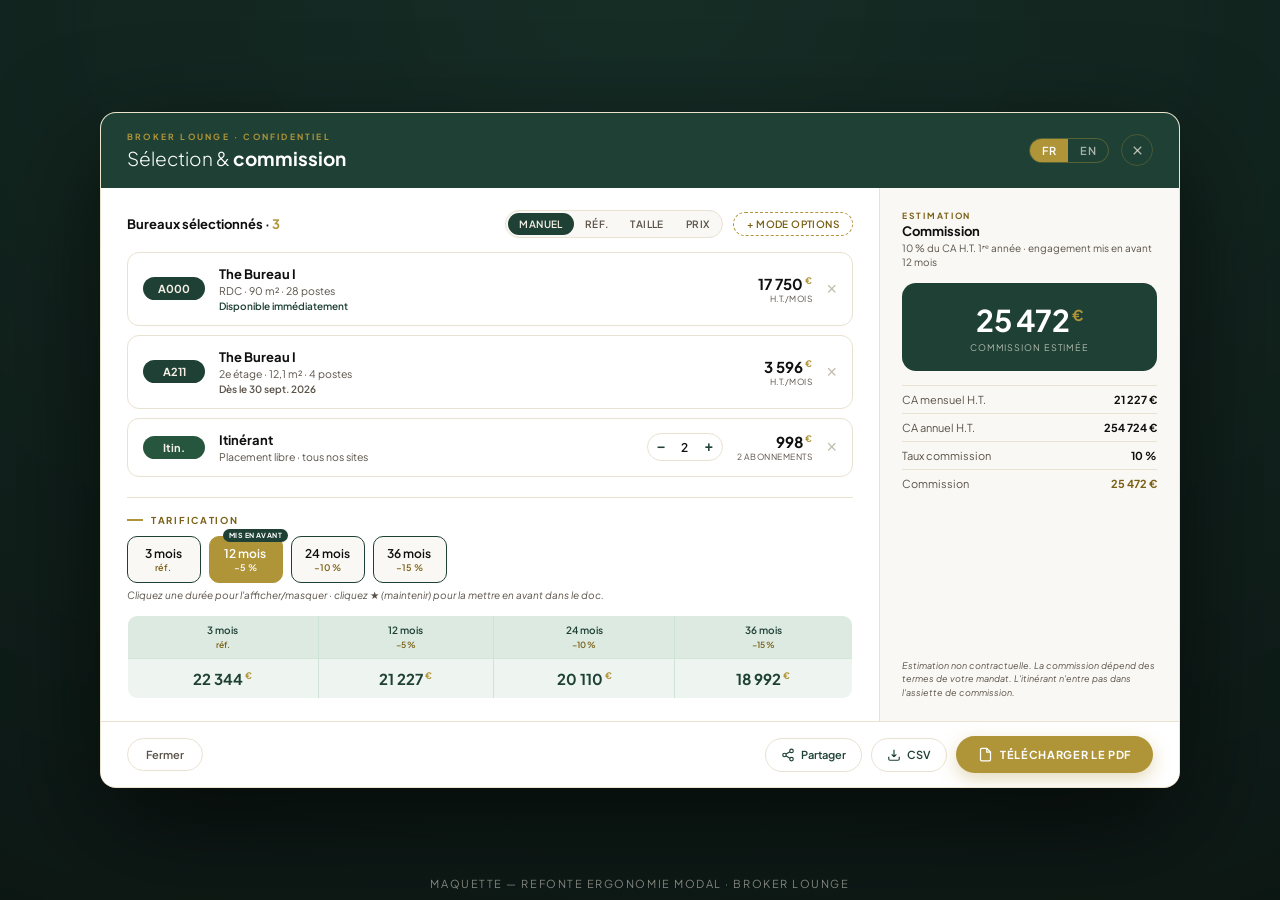
<file: modal-mockup.html>
<!DOCTYPE html>
<html lang="fr">
<head>
<meta charset="UTF-8"/>
<meta name="viewport" content="width=device-width,initial-scale=1.0"/>
<title>Broker Lounge — Modal sélection (maquette refonte ergonomie)</title>
<link href="https://fonts.googleapis.com/css2?family=Plus+Jakarta+Sans:wght@200;300;400;500;600;700;800&display=swap" rel="stylesheet"/>
<style>
:root{--jade:#1E4035;--or:#B09438;--orD:#7A6015;--ink:#0F0F0F;--gris:#5a5248;--ivory:#F5EFE5;--cream:#faf8f4;--line:#e9e1d2;--vp:#eef5f1}
*{box-sizing:border-box;margin:0;padding:0}
body{font-family:'Plus Jakarta Sans',Arial,sans-serif;background:#0d1714;color:var(--ink);min-height:100vh;display:flex;align-items:center;justify-content:center;padding:24px}
body::before{content:'';position:fixed;inset:0;background:radial-gradient(120% 120% at 50% 0,rgba(30,64,53,.55),rgba(13,23,20,.96))}

.modal{position:relative;z-index:1;width:100%;max-width:1080px;max-height:92vh;background:#fff;border-radius:16px;box-shadow:0 40px 110px rgba(0,0,0,.6);display:flex;flex-direction:column;overflow:hidden;border:1px solid rgba(176,148,56,.25)}

/* HEADER */
.hd{background:var(--jade);padding:18px 26px;display:flex;align-items:center;justify-content:space-between;gap:16px}
.hd .eyebrow{font-size:8.5px;letter-spacing:.26em;text-transform:uppercase;color:var(--or);font-weight:700;margin-bottom:4px}
.hd h2{font-size:19px;font-weight:300;color:#fff}.hd h2 b{font-weight:700}
.hd-r{display:flex;align-items:center;gap:12px}
.lang{display:flex;border:1px solid rgba(176,148,56,.4);border-radius:50px;overflow:hidden}
.lang button{border:none;background:none;color:rgba(245,239,229,.65);font:600 11px 'Plus Jakarta Sans';padding:5px 12px;cursor:pointer;letter-spacing:.04em}
.lang button.on{background:var(--or);color:#fff}
.x{background:none;border:1px solid rgba(176,148,56,.3);border-radius:50%;width:32px;height:32px;color:rgba(245,239,229,.7);cursor:pointer;display:flex;align-items:center;justify-content:center}
.x svg{width:15px;height:15px;stroke:currentColor;stroke-width:2;fill:none}

/* BODY 2 cols */
.body{display:flex;flex:1;min-height:0}
.left{flex:1;overflow-y:auto;padding:22px 26px}
.rail{width:300px;flex-shrink:0;background:var(--cream);border-left:1px solid var(--line);padding:22px 22px;overflow-y:auto;display:flex;flex-direction:column}

/* toolbar */
.toolbar{display:flex;align-items:center;justify-content:space-between;gap:12px;margin-bottom:14px;flex-wrap:wrap}
.toolbar .ttl{font-size:13px;font-weight:700;color:var(--ink)}
.toolbar .ttl b{color:var(--or)}
.tools{display:flex;align-items:center;gap:10px;flex-wrap:wrap}
.seg{display:flex;background:var(--cream);border:1px solid var(--line);border-radius:50px;padding:2px}
.seg button{border:none;background:none;font:600 10px 'Plus Jakarta Sans';letter-spacing:.04em;color:var(--gris);padding:5px 11px;border-radius:50px;cursor:pointer;text-transform:uppercase}
.seg button.on{background:var(--jade);color:var(--ivory)}
.optsw{display:flex;align-items:center;gap:7px;border:1px dashed var(--or);border-radius:50px;padding:5px 13px;font:600 10px 'Plus Jakarta Sans';letter-spacing:.04em;text-transform:uppercase;color:var(--orD);cursor:pointer;background:none}

/* bureau cards */
.off{display:flex;align-items:center;gap:14px;border:1px solid var(--line);border-radius:12px;padding:13px 15px;margin-bottom:9px}
.off .rb{background:var(--jade);color:var(--ivory);border-radius:50px;padding:5px 12px;font-weight:700;font-size:11px;flex-shrink:0;min-width:62px;text-align:center}
.off .mid{flex:1;min-width:0}
.off .nm{font-weight:700;font-size:13px}
.off .mt{font-size:10.5px;color:var(--gris);margin-top:2px}
.off .dispo{font-size:10px;color:var(--jade);font-weight:600;margin-top:3px}
.off .pr{text-align:right;white-space:nowrap}
.off .pr .v{font-size:15px;font-weight:700;color:var(--ink)}
.off .pr .v sup{color:var(--or);font-size:9px}
.off .pr .l{font-size:8.5px;letter-spacing:.06em;text-transform:uppercase;color:var(--gris)}
.off .qty{display:flex;align-items:center;gap:2px;background:#fff;border:1px solid var(--line);border-radius:50px;padding:2px;flex-shrink:0}
.off .qty button{border:none;background:none;width:22px;height:22px;cursor:pointer;color:var(--jade);font-size:14px;font-weight:600}
.off .qty span{min-width:22px;text-align:center;font-size:12px;font-weight:600}
.off .del{background:none;border:none;color:#c2bcae;cursor:pointer;font-size:18px;line-height:1;flex-shrink:0}
.off.itin .rb{background:#27563f}

/* pricing panel */
.psec{margin-top:20px;border-top:1px solid var(--line);padding-top:16px}
.psec .lbl{display:flex;align-items:center;gap:8px;font-size:9.5px;letter-spacing:.18em;text-transform:uppercase;color:var(--orD);font-weight:700;margin-bottom:10px}
.psec .lbl::before{content:'';width:16px;height:2px;background:var(--or)}
.eng-row{display:flex;align-items:center;gap:8px;flex-wrap:wrap;margin-bottom:6px}
.eng{position:relative;border:1px solid var(--line);background:var(--cream);border-radius:10px;padding:9px 14px 9px 12px;font-size:12px;font-weight:600;color:var(--gris);cursor:pointer;display:flex;flex-direction:column;align-items:center;gap:1px;min-width:74px}
.eng .pct{font-size:9px;color:var(--orD);font-weight:600}
.eng.shown{color:var(--ink);border-color:var(--jade)}
.eng.star{background:var(--or);border-color:var(--or);color:#fff}
.eng.star .pct{color:#fff}
.eng .badge{position:absolute;top:-8px;right:-6px;background:var(--jade);color:#fff;font-size:7px;font-weight:700;letter-spacing:.06em;text-transform:uppercase;padding:2px 6px;border-radius:50px}
.eng-hint{font-size:10px;color:var(--gris);font-style:italic;margin-bottom:14px}
.remise{display:flex;align-items:center;justify-content:space-between;gap:12px;background:var(--cream);border:1px solid var(--line);border-radius:10px;padding:11px 14px;margin-bottom:14px}
.remise .t{font-size:11.5px;font-weight:600;color:var(--ink)}
.remise .s{font-size:9.5px;color:var(--gris);margin-top:1px}
.remise .inp{display:flex;align-items:center;gap:4px;background:#fff;border:1px solid var(--line);border-radius:8px;padding:4px 8px}
.remise input{width:34px;border:none;text-align:center;font:600 13px 'Plus Jakarta Sans';outline:none}

/* totals table */
.rtable{width:100%;border-collapse:collapse;border:1px solid #d3e6da;border-radius:10px;overflow:hidden}
.rtable th{background:#dceae2;padding:8px;text-align:center;font-size:10px;font-weight:600;color:var(--jade);border-left:1px solid #cfe2d6;line-height:1.3}
.rtable th:first-child{border-left:none}
.rtable th .pct{display:block;font-size:8.5px;color:var(--orD);margin-top:2px}
.rtable td{background:#eef5f1;padding:10px 8px;text-align:center;font-size:15px;font-weight:700;color:var(--jade);border-left:1px solid #cfe2d6;border-top:1px solid #d3e6da}
.rtable td:first-child{border-left:none}
.rtable td sup{color:var(--or);font-size:9px}
.rtable .hl th{background:var(--or);color:#fff}.rtable .hl th .pct{color:#fff}
.rtable .hl td{background:#fbf2d8;border-left:2px solid var(--or);border-right:2px solid var(--or)}

/* RIGHT rail commission */
.rail .ce{font-size:8.5px;letter-spacing:.2em;text-transform:uppercase;color:var(--orD);font-weight:700}
.rail .ct{font-size:13px;font-weight:700;color:var(--ink);margin:2px 0 2px}
.rail .cs{font-size:10px;color:var(--gris);line-height:1.4;margin-bottom:14px}
.commbox{background:var(--jade);border-radius:14px;padding:18px;color:#fff;text-align:center;margin-bottom:14px}
.commbox .big{font-size:30px;font-weight:700;letter-spacing:-.5px}.commbox .big sup{color:var(--or);font-size:15px}
.commbox .u{font-size:9px;letter-spacing:.1em;text-transform:uppercase;color:rgba(245,239,229,.7);margin-top:3px}
.cbreak{font-size:11px;color:var(--gris)}
.cbreak .r{display:flex;justify-content:space-between;padding:7px 0;border-top:1px solid var(--line)}
.cbreak .r b{color:var(--ink);font-weight:700}
.cnote{font-size:9px;color:var(--gris);line-height:1.5;margin-top:auto;padding-top:14px;font-style:italic}

/* FOOTER */
.ftr{border-top:1px solid var(--line);padding:14px 26px;display:flex;align-items:center;justify-content:space-between;gap:12px;background:#fff}
.bclose{background:none;border:1px solid var(--line);border-radius:50px;padding:9px 18px;font:600 11px 'Plus Jakarta Sans';color:var(--gris);cursor:pointer}
.fr-actions{display:flex;gap:9px;align-items:center}
.btn-sec{display:flex;align-items:center;gap:6px;background:#fff;border:1px solid var(--line);border-radius:50px;padding:9px 15px;font:600 11px 'Plus Jakarta Sans';color:var(--jade);cursor:pointer}
.btn-sec svg{width:14px;height:14px;stroke:currentColor;stroke-width:2;fill:none}
.btn-pdf{display:flex;align-items:center;gap:7px;background:var(--or);border:none;border-radius:50px;padding:11px 22px;font:700 11px 'Plus Jakarta Sans';letter-spacing:.06em;text-transform:uppercase;color:#fff;cursor:pointer;box-shadow:0 6px 18px rgba(176,148,56,.35)}
.btn-pdf svg{width:15px;height:15px;stroke:#fff;stroke-width:2;fill:none}
.cap{position:fixed;left:0;right:0;bottom:10px;text-align:center;color:rgba(245,239,229,.5);font-size:11px;letter-spacing:.14em;text-transform:uppercase;z-index:5}
</style>
</head>
<body>
<div class="modal">

  <div class="hd">
    <div>
      <div class="eyebrow">Broker Lounge · Confidentiel</div>
      <h2>Sélection &amp; <b>commission</b></h2>
    </div>
    <div class="hd-r">
      <div class="lang"><button class="on">FR</button><button>EN</button></div>
      <button class="x"><svg viewBox="0 0 24 24"><line x1="18" y1="6" x2="6" y2="18"/><line x1="6" y1="6" x2="18" y2="18"/></svg></button>
    </div>
  </div>

  <div class="body">
    <!-- LEFT -->
    <div class="left">
      <div class="toolbar">
        <div class="ttl">Bureaux sélectionnés · <b>3</b></div>
        <div class="tools">
          <div class="seg"><button class="on">Manuel</button><button>Réf.</button><button>Taille</button><button>Prix</button></div>
          <button class="optsw">+ Mode options</button>
        </div>
      </div>

      <div class="off">
        <span class="rb">A000</span>
        <div class="mid"><div class="nm">The Bureau I</div><div class="mt">RDC · 90 m² · 28 postes</div><div class="dispo">Disponible immédiatement</div></div>
        <div class="pr"><div class="v">17 750<sup> €</sup></div><div class="l">H.T./mois</div></div>
        <button class="del">×</button>
      </div>
      <div class="off">
        <span class="rb">A211</span>
        <div class="mid"><div class="nm">The Bureau I</div><div class="mt">2e étage · 12,1 m² · 4 postes</div><div class="dispo" style="color:var(--gris)">Dès le 30 sept. 2026</div></div>
        <div class="pr"><div class="v">3 596<sup> €</sup></div><div class="l">H.T./mois</div></div>
        <button class="del">×</button>
      </div>
      <div class="off itin">
        <span class="rb">Itin.</span>
        <div class="mid"><div class="nm">Itinérant</div><div class="mt">Placement libre · tous nos sites</div></div>
        <div class="qty"><button>−</button><span>2</span><button>+</button></div>
        <div class="pr"><div class="v">998<sup> €</sup></div><div class="l">2 abonnements</div></div>
        <button class="del">×</button>
      </div>

      <!-- PRICING -->
      <div class="psec">
        <div class="lbl">Tarification</div>

        <div class="eng-row">
          <div class="eng shown">3 mois<span class="pct">réf.</span></div>
          <div class="eng star">12 mois<span class="pct">−5 %</span><span class="badge">Mis en avant</span></div>
          <div class="eng shown">24 mois<span class="pct">−10 %</span></div>
          <div class="eng shown">36 mois<span class="pct">−15 %</span></div>
        </div>
        <div class="eng-hint">Cliquez une durée pour l'afficher/masquer · cliquez ★ (maintenir) pour la mettre en avant dans le doc.</div>

        <table class="rtable">
          <tr><th>3 mois<span class="pct">réf.</span></th><th class="_">12 mois<span class="pct">−5 %</span></th><th>24 mois<span class="pct">−10 %</span></th><th>36 mois<span class="pct">−15 %</span></th></tr>
          <tr><td>22 344<sup> €</sup></td><td>21 227<sup> €</sup></td><td>20 110<sup> €</sup></td><td>18 992<sup> €</sup></td></tr>
        </table>
      </div>
    </div>

    <!-- RIGHT rail -->
    <div class="rail">
      <div class="ce">Estimation</div>
      <div class="ct">Commission</div>
      <div class="cs">10 % du CA H.T. 1ʳᵉ année · engagement mis en avant 12 mois</div>
      <div class="commbox">
        <div class="big">25 472<sup> €</sup></div>
        <div class="u">commission estimée</div>
      </div>
      <div class="cbreak">
        <div class="r"><span>CA mensuel H.T.</span><b>21 227 €</b></div>
        <div class="r"><span>CA annuel H.T.</span><b>254 724 €</b></div>
        <div class="r"><span>Taux commission</span><b>10 %</b></div>
        <div class="r"><span>Commission</span><b style="color:var(--orD)">25 472 €</b></div>
      </div>
      <div class="cnote">Estimation non contractuelle. La commission dépend des termes de votre mandat. L'itinérant n'entre pas dans l'assiette de commission.</div>
    </div>
  </div>

  <div class="ftr">
    <button class="bclose">Fermer</button>
    <div class="fr-actions">
      <button class="btn-sec"><svg viewBox="0 0 24 24"><circle cx="18" cy="5" r="3"/><circle cx="6" cy="12" r="3"/><circle cx="18" cy="19" r="3"/><line x1="8.59" y1="13.51" x2="15.42" y2="17.49"/><line x1="15.41" y1="6.51" x2="8.59" y2="10.49"/></svg> Partager</button>
      <button class="btn-sec"><svg viewBox="0 0 24 24"><path d="M12 3v12m0 0l-4-4m4 4l4-4M3 15v4a2 2 0 0 0 2 2h14a2 2 0 0 0 2-2v-4"/></svg> CSV</button>
      <button class="btn-pdf"><svg viewBox="0 0 24 24"><path d="M14 2H6a2 2 0 0 0-2 2v16a2 2 0 0 0 2 2h12a2 2 0 0 0 2-2V8z"/><polyline points="14 2 14 8 20 8"/></svg> Télécharger le PDF</button>
    </div>
  </div>

</div>
<div class="cap">Maquette — refonte ergonomie modal · Broker Lounge</div>
</body>
</html>
</file>
